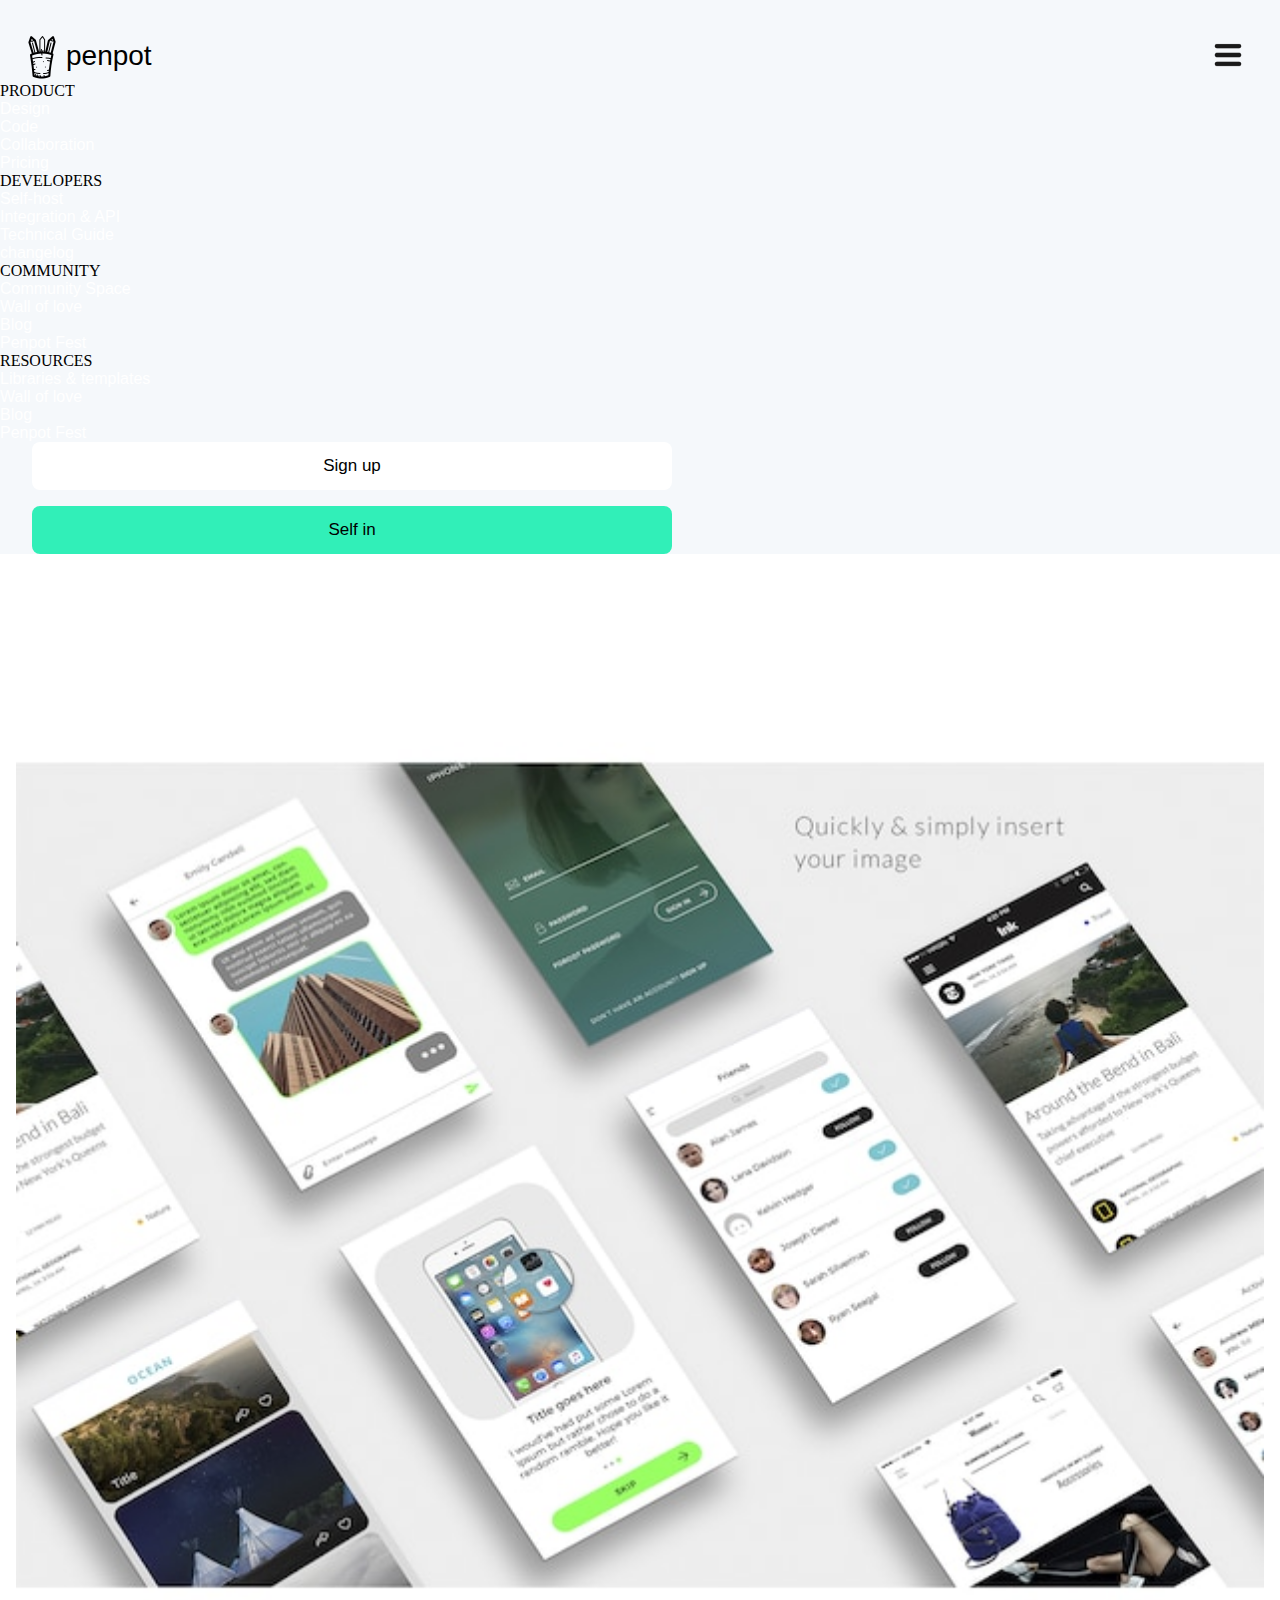
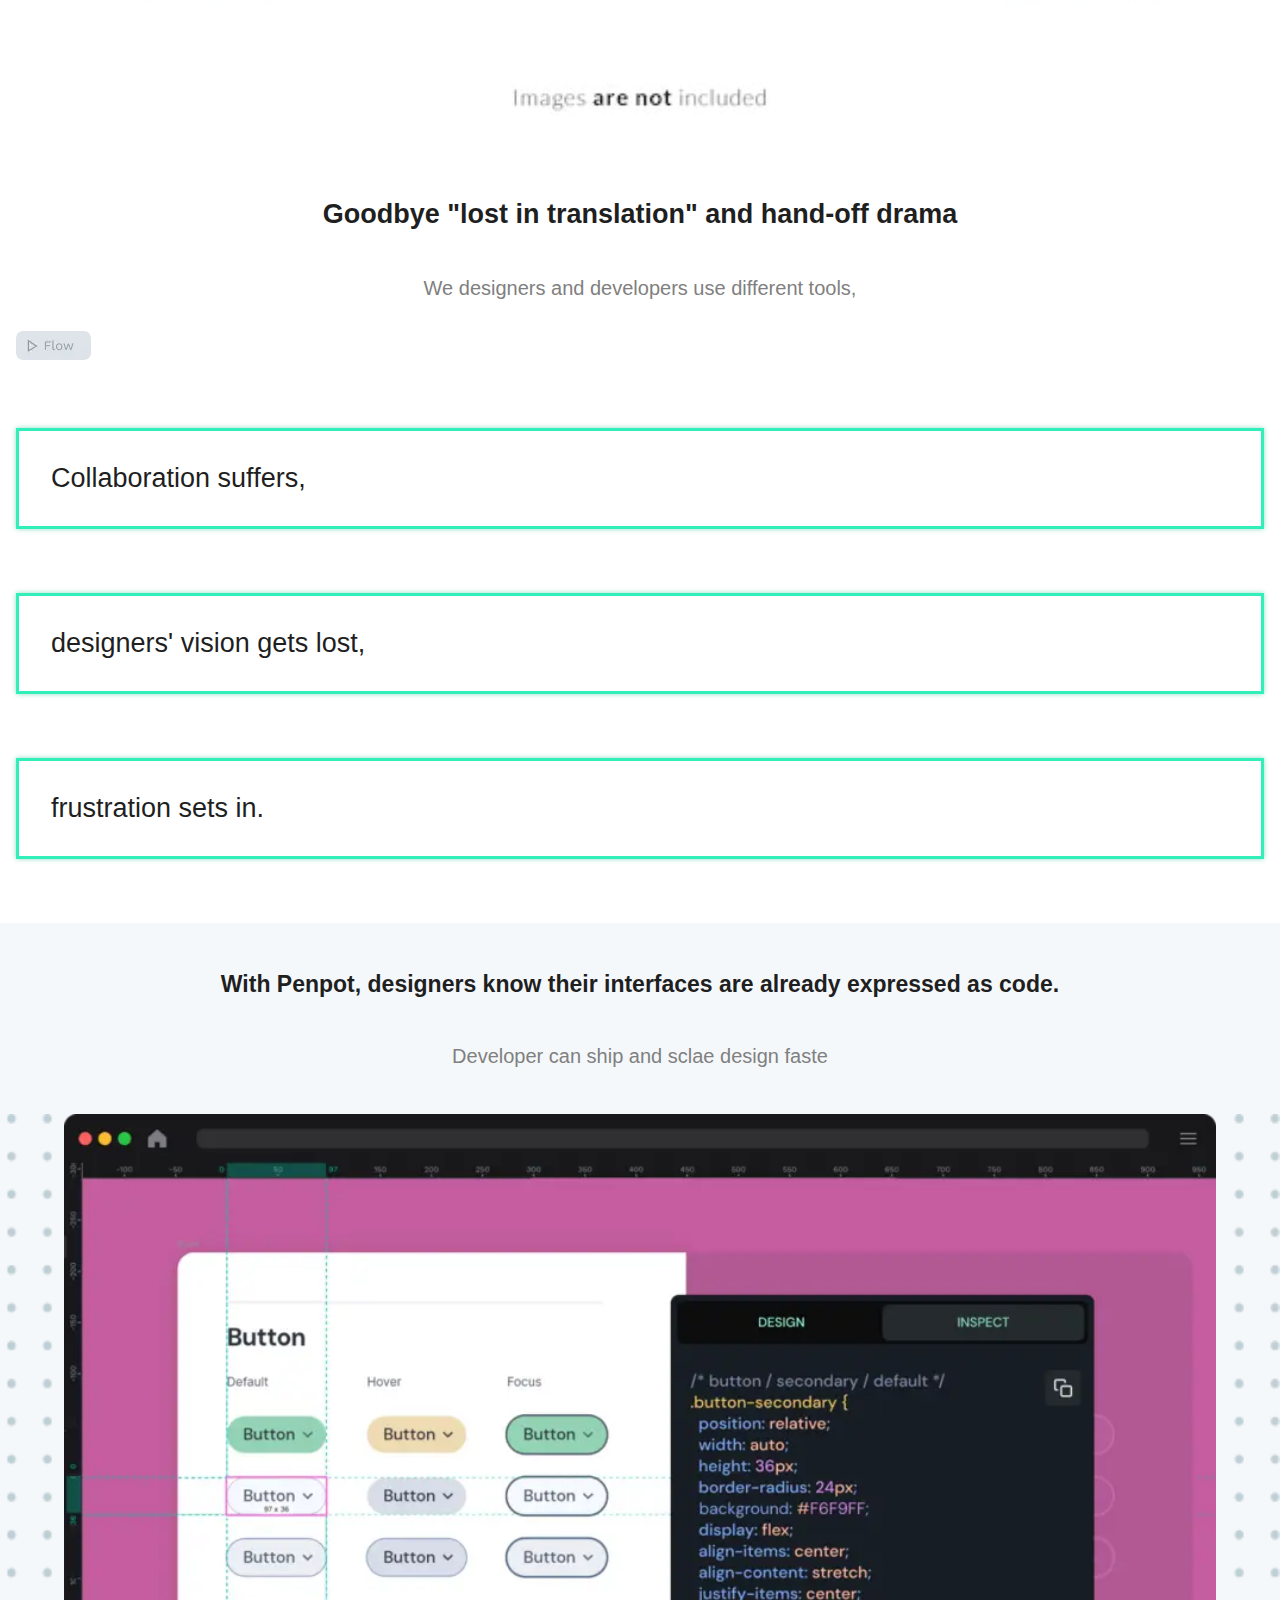
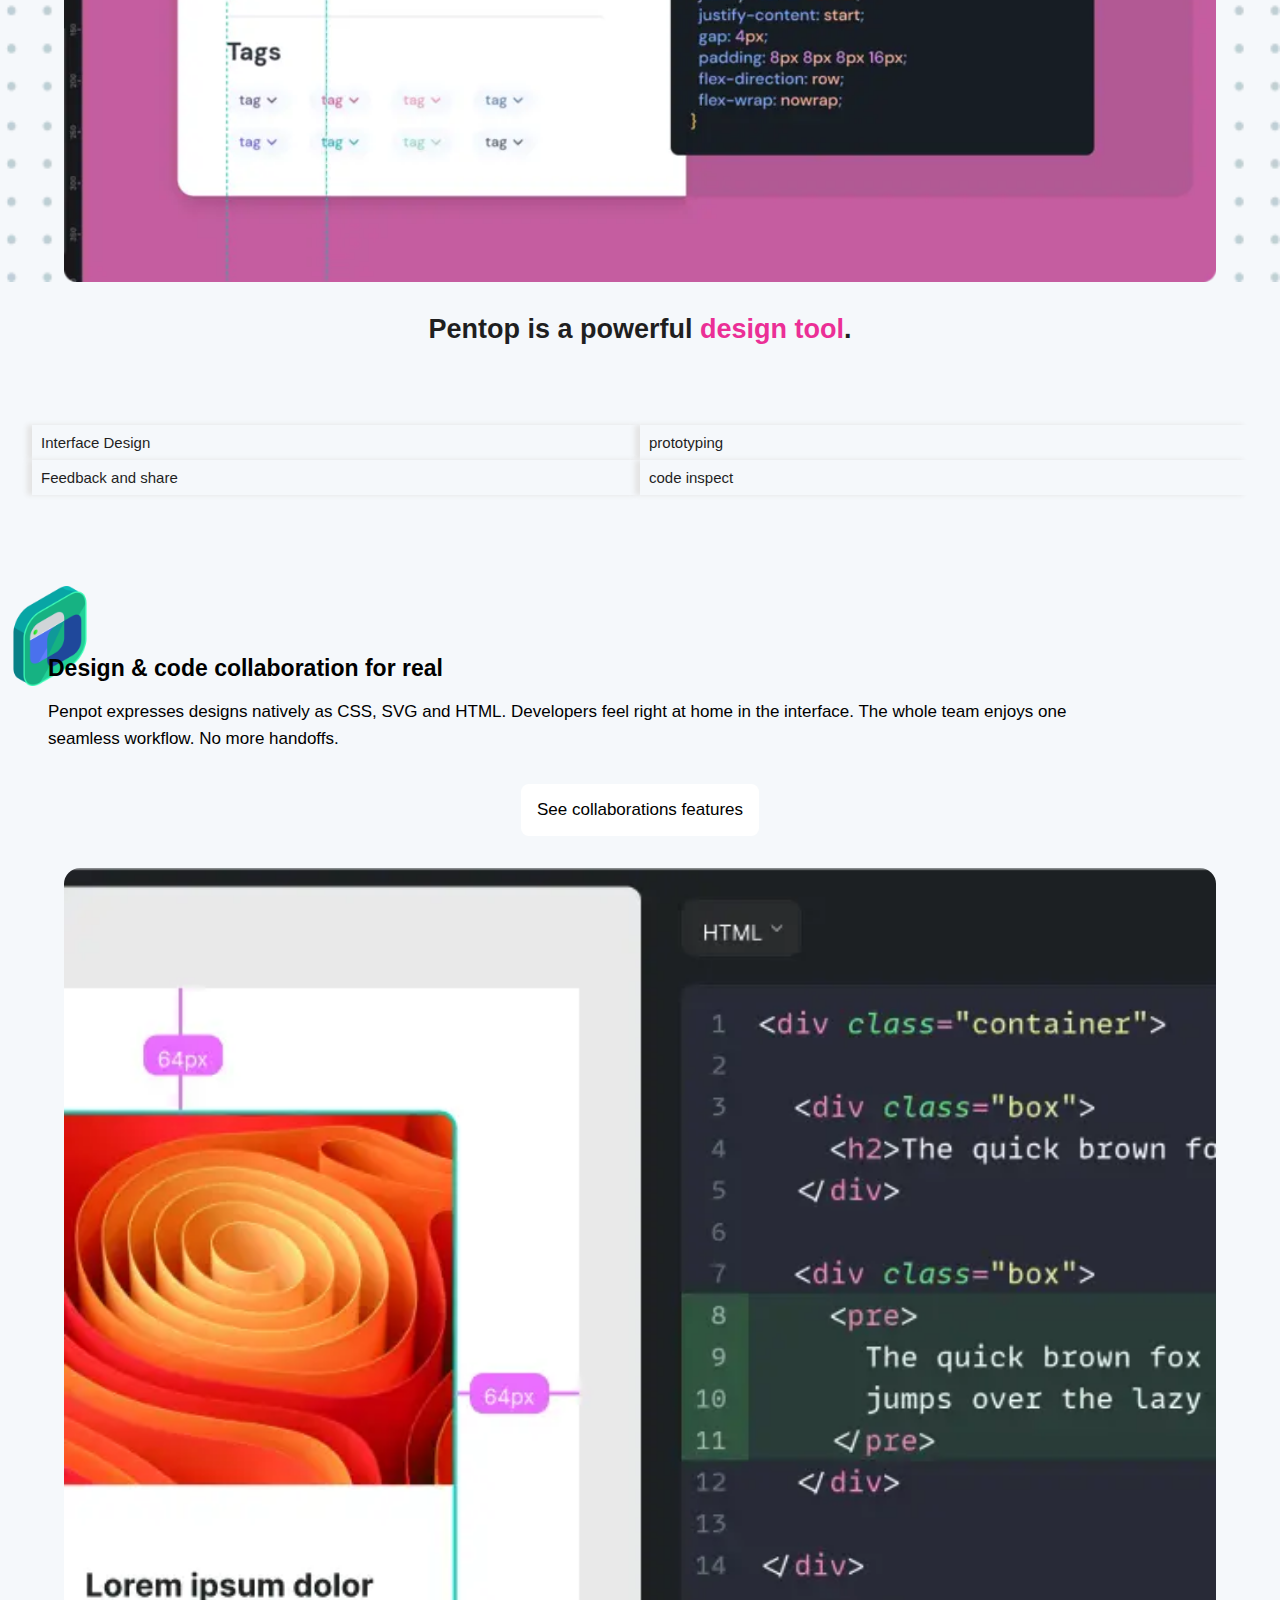
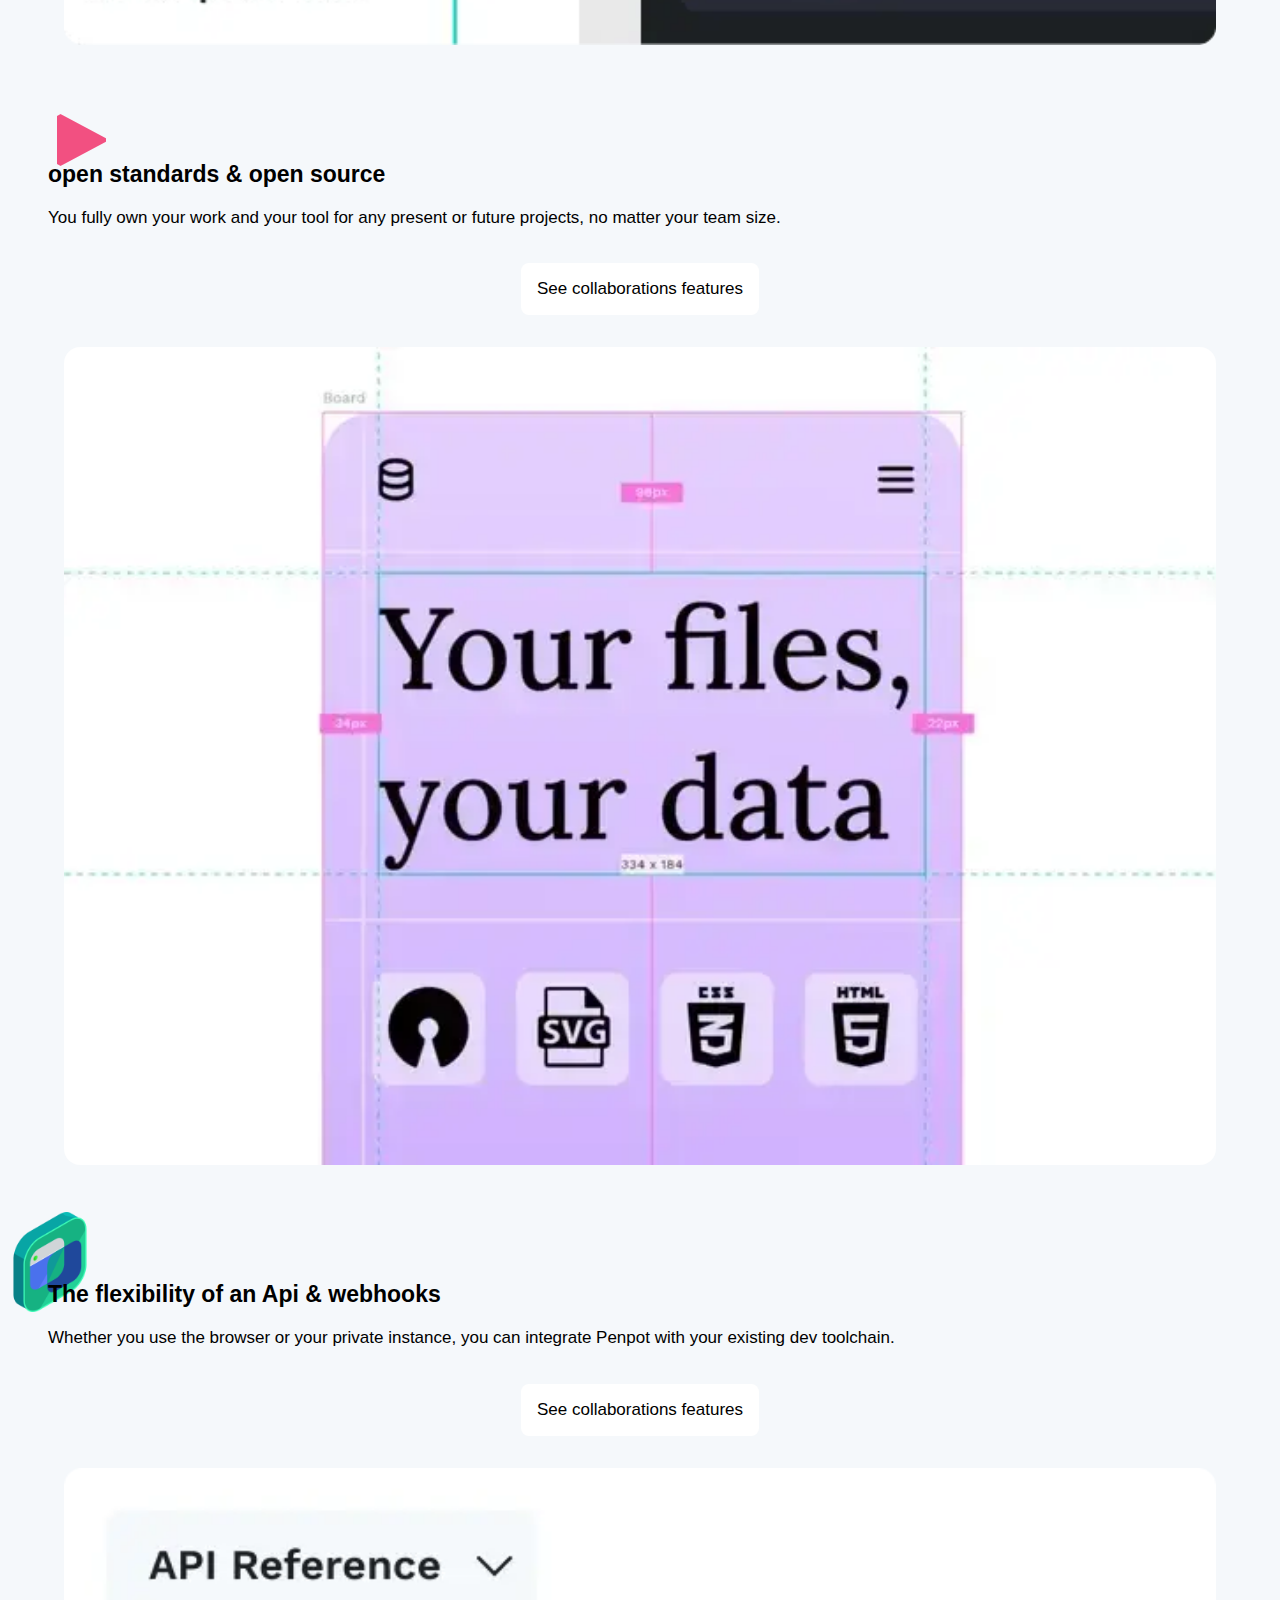
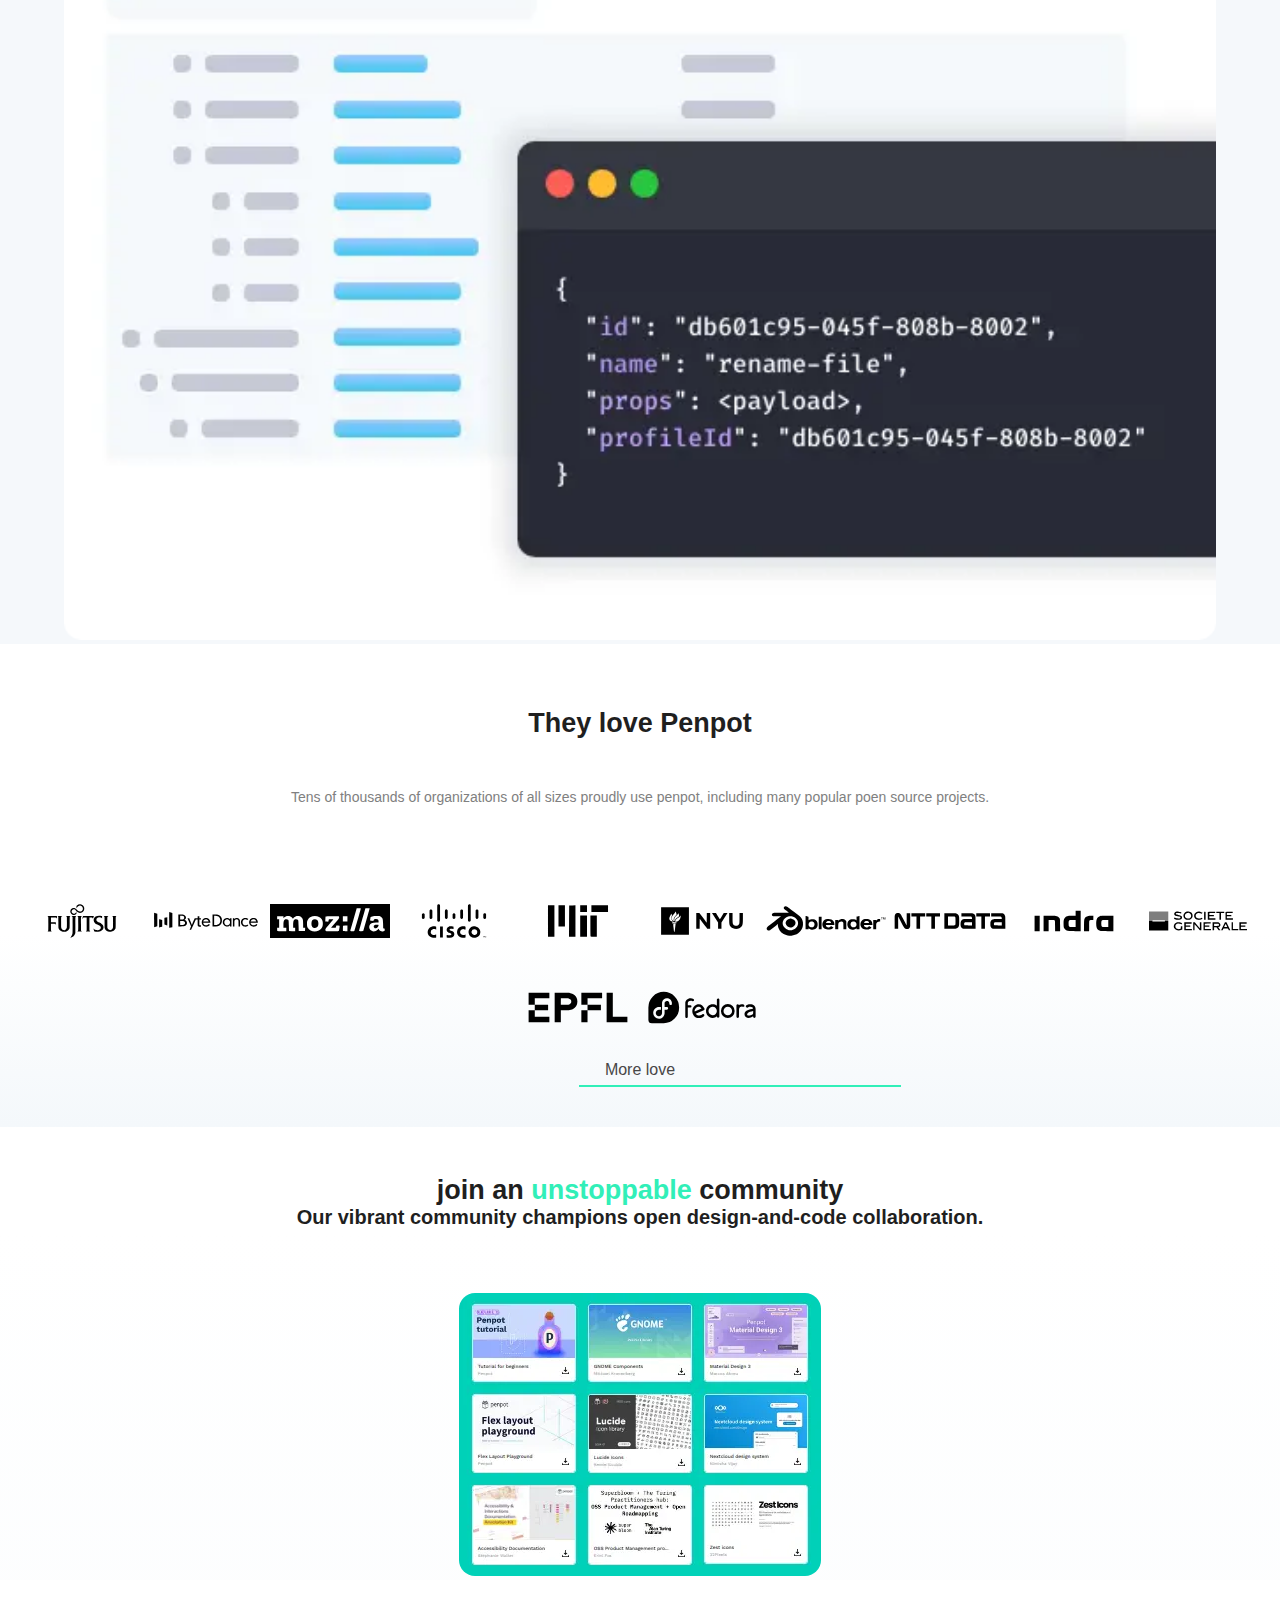
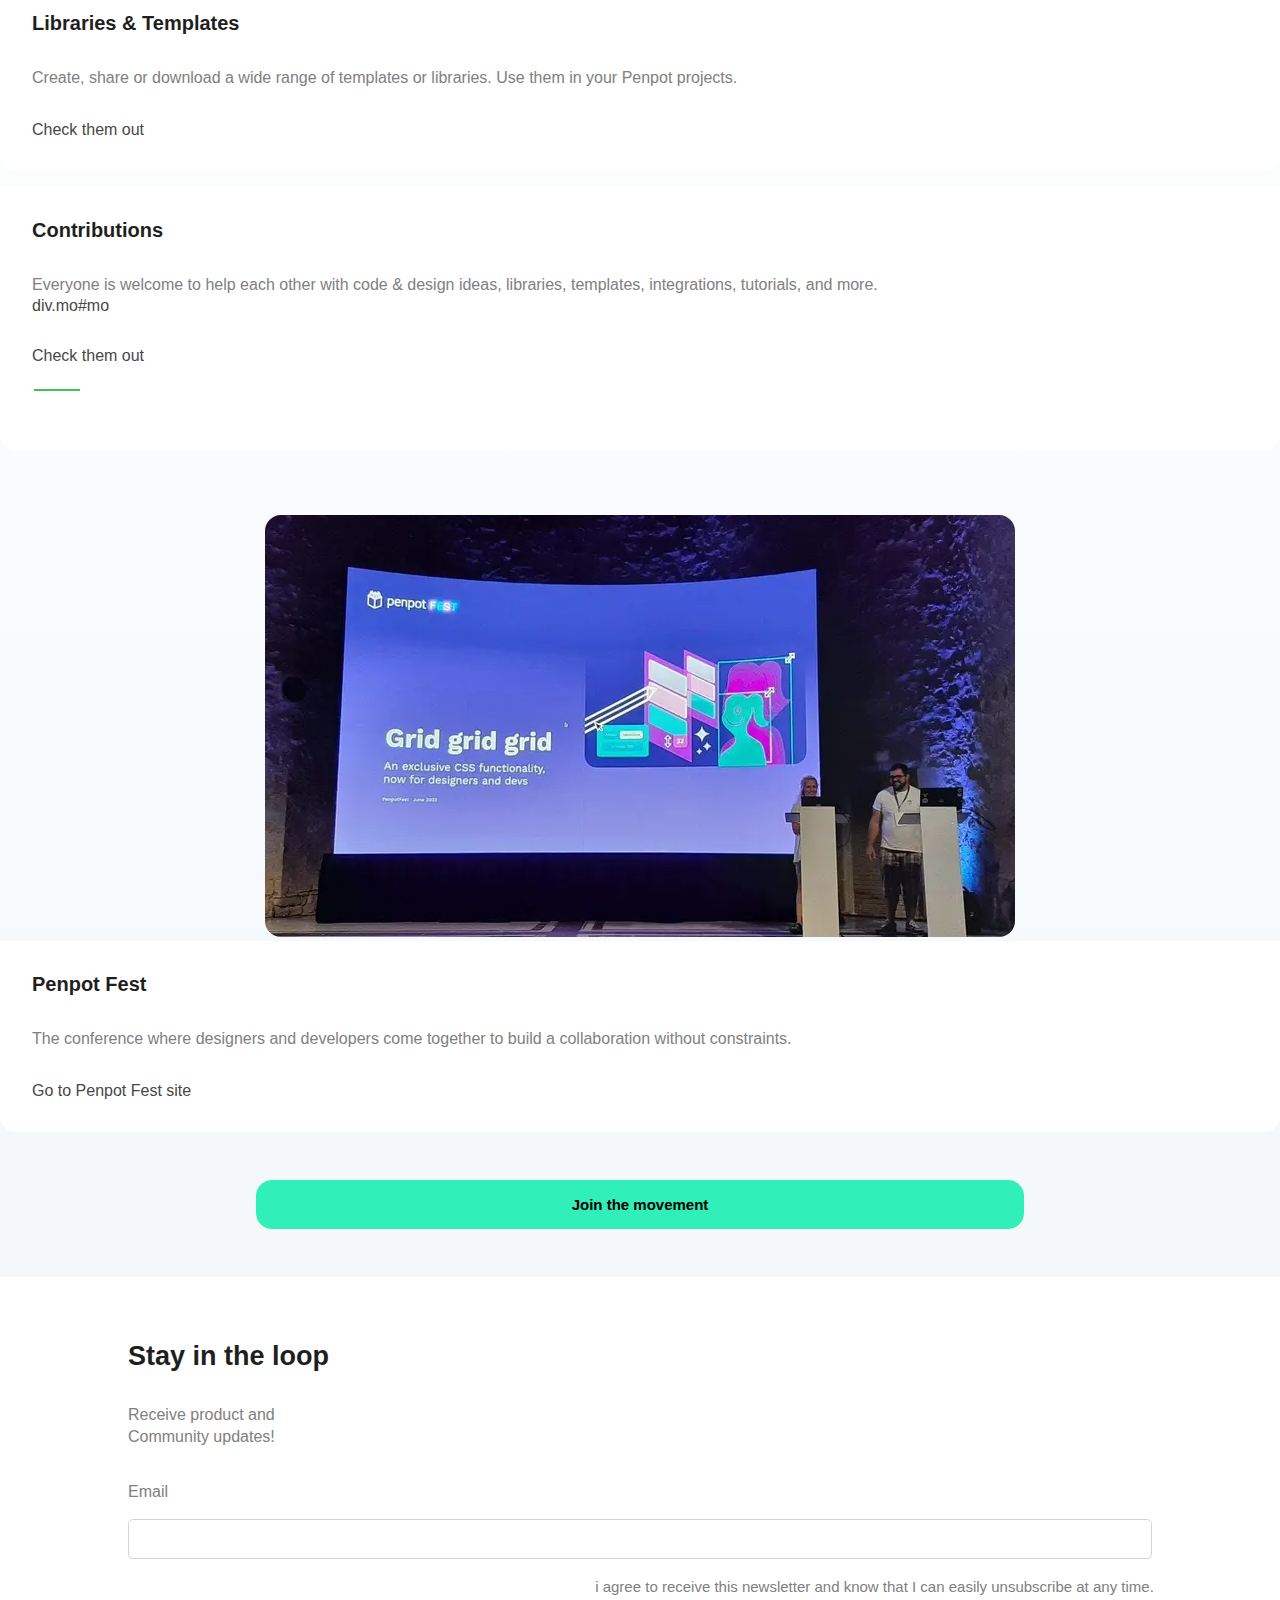
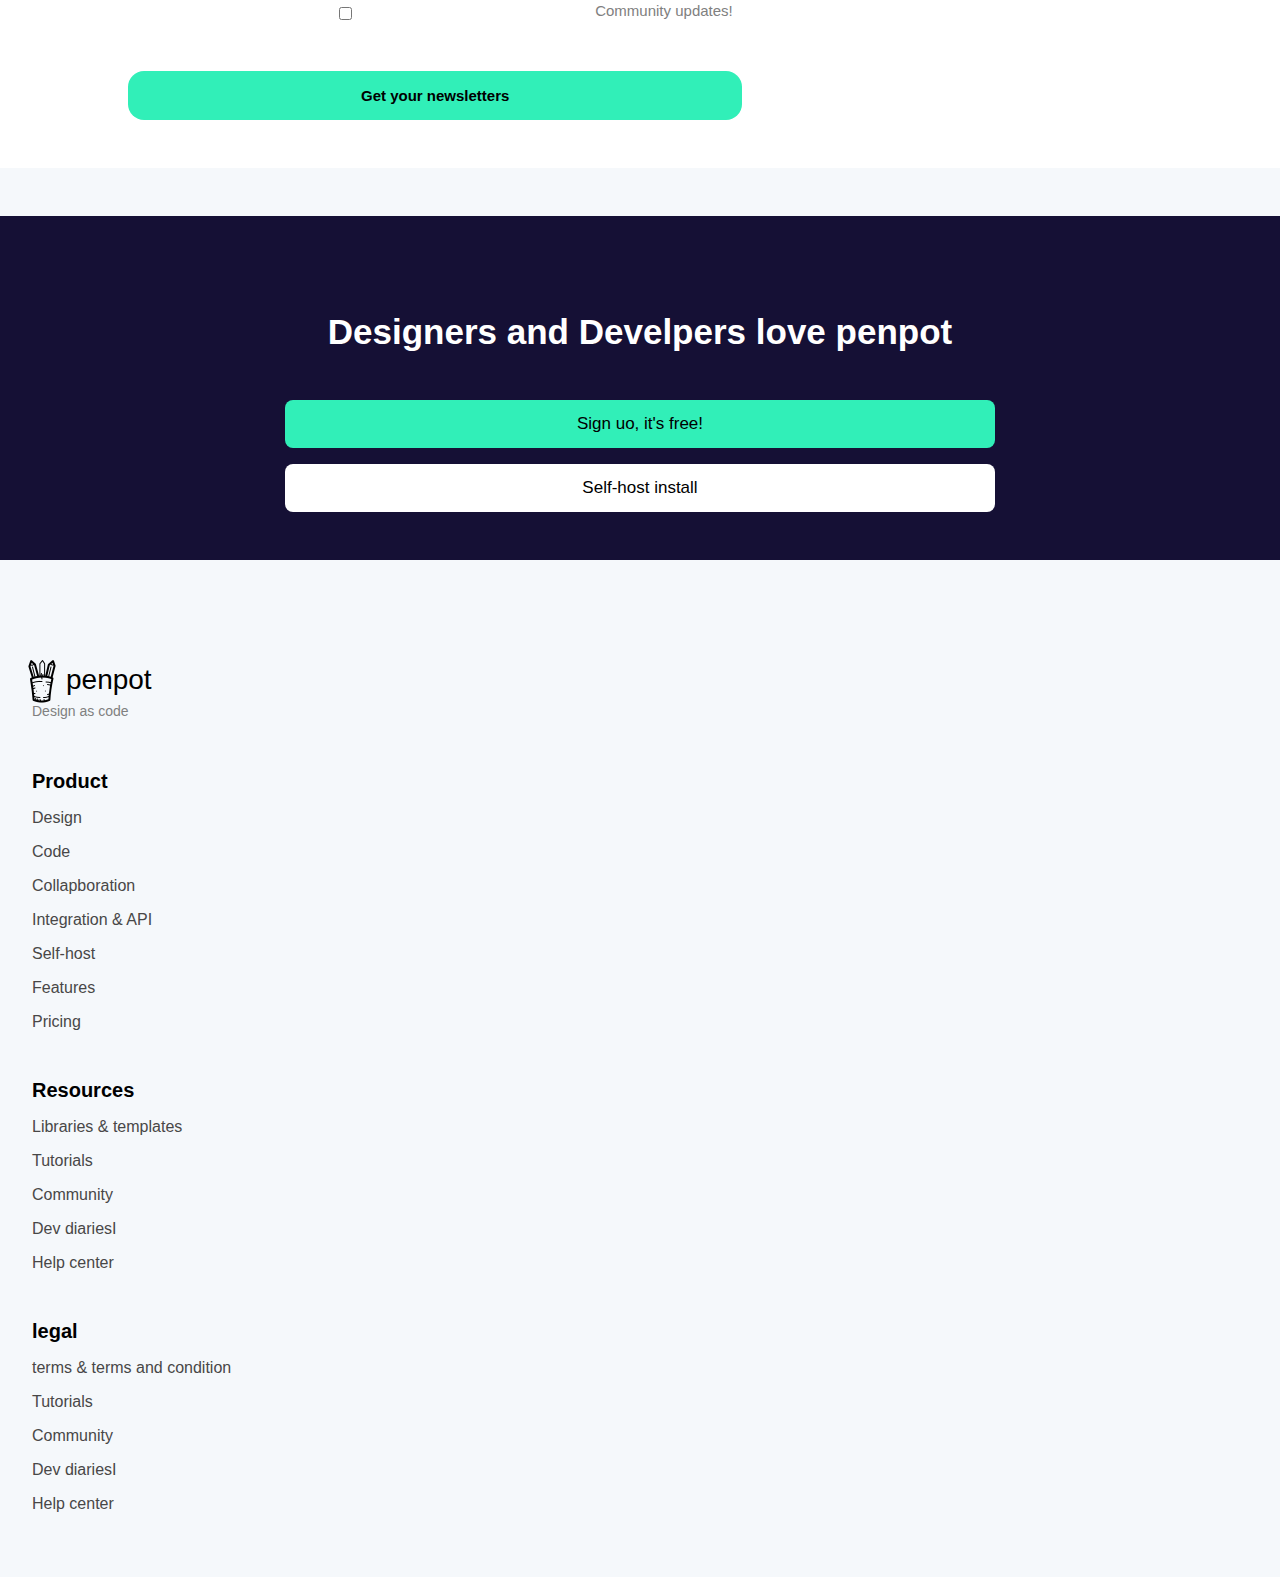
<file: index.html>
<!DOCTYPE html>
<html lang="en">
<head>
    <meta charset="UTF-8">
    <meta name="viewport" content="width=device-width, initial-scale=1.0">
    <link rel="stylesheet" href="css/style.css">
    <title>penpot</title>
</head>
<header>
<nav>
    <label>
       <input type="checkbox"  id="check">
       <label for="check" class="checkbtn">
          <img src="img/icons8-menu-bar-64 (1).png" alt="" width="40" class="men" >
       </label>
    
       <div class="logo">
        <img src="img/icons8-pencil-cup-50.png" alt="" ><div class="i">penpot</div>
       </div>
       <ul class="menu-items">
        <div class="span">PRODUCT</div>
      <li><a href="Design.html">Design</a></li>
      <li><a href="Personal Workouts.html">Code</a></li>
      <li><a href="">Collaboration</a></li>
      <li><a href="">Pricing</a></li>
    
        <div class="span">DEVELOPERS</div>
      <li><a href="classes.html">Self-host</a></li>
      <li><a href="Personal Workouts.html">Integration & API</a></li>
      <li><a href="">Technical Guide</a></li>
      <li><a href="">changelog</a></li>
    
        <div class="span">COMMUNITY</div>
      <li><a href="classes.html">Community Space</a></li>
      <li><a href="Personal Workouts.html">Wall of love</a></li>
      <li><a href="">Blog</a></li>
      <li><a href="">Penpot Fest</a></li>
        <div class="span">RESOURCES</div>
      <li><a href="classes.html">Libraries & templates</a></li>
      <li><a href="Personal Workouts.html">Wall of love</a></li>
      <li><a href="">Blog</a></li>
      <li><a href="">Penpot Fest</a></li>
      <div id="btn-signup">
        <button id="whites">Sign up</button>
        <button id="green">Self in</button>
    </div>
    
   </ul> 
   </nav> 
</header>
<body>
    <section class="main">
        <div class="header">
            <div class="heading">
                <h1>Design and code beautiful products <span>Together</span>.</h1>
            </div>
            <p>Penpot is the web-based open source design tool that bridges the gap between developers and designers</p>
        </div>
        <div class="btn-signup">
            <button class="green">Sign uo, it's free!</button>
            <button class="white">Self-host install</button>
        </div>
        <div class="git-link">
            <div class="git-hub">
                    Penpot 2.1 release - <a href="Personal Workouts.html" class="a">See what's new</a>
            </div>
          
        </div>
        <div class="git">
           <a href=""> <button class="github-btn"><img src="img/icons8-github-48.png" alt="" width="10" class="gb">Star</button></a>
           <a href=""><button class="github-num">29,478</button></a> 
        </div>
        
    </section>

    <section class="flow-design">
        <div class="color">
        <div class="web">
            <img src="img/smartphone-screes-mock-up_1307-340.jpg" alt="" class="ui-mockup">
       

        <div class="text">
            <h1>Goodbye "lost in translation" and hand-off drama</h1>
        </div>
        <p class="p1">We designers and developers use different tools,</p>
        <div class="flowchart-container">
        <div class="flow-section">
            <div class="flow">
                <img src="img/img (1).webp" alt="">
            </div>
        </div>
        <div class="flowchart-box">
            <div class="flow-content">
              <h2>Collaboration
                suffers, </h2>
            </div>
        </div>
        </div>
        <div class="flowchart-box">
            <div class="flow-content">
              <h2>
                designers' vision 
                gets lost,
            </h2>
            </div>
        </div>
        <div class="flowchart-box">
            <div class="flow-content">
             <h2>frustration sets in.</h2>  
            </div>
        </div>
    </div>
</div>
    </section>
    <div class="designs">
        <div class="design-header">
            <h3 class="bl">With Penpot, designers know their interfaces are already expressed as code.</h3>
        </div>
        <p class="p1">Developer can ship and sclae design faste</p>
        </div>
        <div class="im">
            <img src="img/img (2).webp" alt="" class="img">
        </div>
        <div class="m">
        <h1>Pentop is a powerful  <span class="pink"> design tool</span>.</h1>
    </div>
    <div class="more-designs">
        <div class="design">
         
                <!-- <section class="accordion">
                    <li class="li">
                        <input type="radio" name="accordion" id="first" checked >
                        <label for="first" class="label">How to download</label>
                        <div class="content">
                           
                        </div>
                    <li>
                        <input type="radio" name="accordion" id="second">
                        <label for="second" class="label">prototyping</label>
                        <div class="content">
                           
                        </div>
                    </li>
                    <li>
                        <input type="radio" name="accordion" id="third" checked>
                        <label for="third" class="label">Feedback & share</label>
                        <div class="content">
                           
                        </div>
                    </li>
                    <li>
                        <input type="radio" name="accordion" id="third" checked>
                        <label for="third" class="label">code insoect</label>
                        <div class="content">
                           
                        </div>
                    </li>
                       
                </section>
        </div>
    </div> -->
    <div class="accordion">
        <div class="accordion-item" onclick="showImage('img/img (6).webp')">
            <h2 class="accord-btn">Interface Design <img src="img/icons8-expand-arrow-25.png" alt="" class="drop" width="15"></h2>
        </div>
        <div class="accordion-item" onclick="showImage('img/img (5).webp')">
            <h2 class="accord-btn">prototyping <img src="img/icons8-expand-arrow-25.png" alt="" class="drop" width="15"></h2>
        </div>
        <div class="accordion-item" onclick="showImage('img/img (4).webp')">
            <h2 class="accord-btn">Feedback and share <img src="img/icons8-expand-arrow-25.png" alt="" class="drop" width="15"></h2>
          
        </div>
        <div class="accordion-item" onclick="showImage('img/img (7).webp')">
            <h2 class="accord-btn">code inspect <img src="img/icons8-expand-arrow-25.png" alt="" class="drop" width="15"></h2>
          
        </div>
        
    </div>

    <div class="image-display">
        <img id="displayedImage" src="img/smartphone-screes-mock-up_1307-340.jpg" alt="Selected Image">
        <img id="displayedImage" src="img/img (2).webp" alt="Selected Image">
        <img id="displayedImage" src="img/img (2).webp" alt="Selected Image">
        <img id="displayedImage" src="img/img (2).webp" alt="Selected Image">
    </div>

        <div class="design-code">
            <div class="head-section">
              <h4>Design & code collaboration for real</h4>
            </div>
            <img src="img/browsers_534624.png" alt="" class="image" width="100">
        </div>
        <div class="design-paragraph">
            Penpot expresses designs natively as CSS, SVG and HTML. Developers feel right at home in the interface. The whole team enjoys one seamless workflow. 
No more handoffs.
        </div>
        <div class="cta-collab">
        <button class="collaborations-cta">See collaborations features</button>
        <img src="img/img (8).webp" alt="" class="design-img1">
    </div>
            <div class="head-section">
              <h4>open standards & open source</h4>
            </div>
            <img src="img/icons8-play-64.png" alt="" class="image1" width="">
        </div>
        <div class="design-paragraph">
            You fully own your work and your tool for any present or future projects, no matter your team size. 
        </div>
        <div class="cta-collab">
        <button class="collaborations-cta">See collaborations features</button>
        <img src="img/img (9).webp" alt="" class="design-img1">
    </div>

    <div class="head-section">
        <h4>The flexibility of an Api & webhooks</h4>
      </div>
      <img src="img/browsers_534624.png" alt="" class="image" width="100">
  </div>
  <div class="design-paragraph">
    Whether you use the browser or your private instance, you can integrate Penpot with your existing dev toolchain.
  </div>
  <div class="cta-collab">
  <button class="collaborations-cta">See collaborations features</button>
  <img src="img/img (10).webp" alt="" class="design-img1">
</div>
    </section>
    <section class="sponsorship-brand">
        <div class="sponsorship-head">
            <h1>They love Penpot </h1>
        </div>
        <div class="">
          <p class="p2"> Tens of thousands of organizations 
           of all sizes proudly use penpot, including many popular poen source projects.
          </div></p>
          <div class="brand-logos">
            <div class="brands">
                <img src="img/152dd9685db8849bcb6672c8e0cf5111.svg" alt=""  class="logos">
                <img src="img/9c3a6ae257ece9ffbf48dcd6be8a7109.svg" alt="" class="logos">
                <img src="img/9832f4560f0ac9b31c4f261e09a9755f.svg" alt="" class="logos">
                <img src="img/b228262e367c3ad39565b37034d76d79.svg" alt=""  class="logos">
                <img src="img/f73e47f8dd9f5c9dd9d80cf9b3b1441d.svg" alt="" class="logos">
                <img src="img/3ac6718628f96e2bb7b256ff03802279.svg" alt="" class="logos">
                <img src="img/056e39bb1860767675d773c4a1d6d3fb.svg" alt="" class="logos">
                <img src="img/4c5938c4280bda0c6bd448996b0f0b1b.svg" alt=""  class="logos">
                <img src="img/00d71a4ebb60db91ebfb2c4984d79fae.svg" alt="" class="logos">
                <img src="img/075561544da0dc6aef24f3ef90b66d8b.svg" alt="" class="logos">
                <img src="img/39ad664e279fc775c8878d3748e3b945.svg" alt=""  class="logos">
                <img src="img/b3e15af070209f4347da4fd8074735d5.svg" alt=""  class="logos">
            </div>
          </div>
          <div class="more">
           <a href=""><div class="mo">More love</div></a> 
          </div>
    </section>

    <section class="community">
        <div class="community-movement">
            <div class="join-community">
                <h1 calss="div">join an <span>unstoppable</span> community </h1>
            </div>
            <h2 class="h2">Our vibrant community champions open design-and-code collaboration.</h2>
        </div>
        <div class="image-community">
            <img src="img/img (11).webp" alt="" id="link-image">        
        </div>
        <div class="img-container">
            <div class="background">
                <h2 class="h2">Libraries & Templates</h2>
               <p class="p4">Create, share or download a wide range of templates or libraries. Use them in your Penpot projects.</p>
              <a href=""> <div class="mo" id="mo">Check them out</div><img src="img/icons8-arrow-48.png" alt="" class="arrow"></a>
            </div>
        </div>
       
         
        <div class="sect">
        <div class="img-container">
            <div class="background">
                <h2 class="h2">Contributions</h2>
               <p class="p4">Everyone is welcome to help each other with code & design ideas, libraries, templates, integrations, tutorials, and more.</p>
               <a href="">div.mo#mo</a>
              <a href=""> <div class="mo" id="mo">Check them out</div><img src="img/icons8-arrow-48.png" alt="" class="arrow"></a>
              <img src="img/icons8-horizontal-line-50.png" alt="" class="line">
            </div>
        </div>
    </div>
    <div class="image-community">
        <img src="img/img (12).webp" alt="" id="link-images">        
    </div>
    <div class="img-container">
        <div class="background">
            <div class="back">
            <h2 class="h2">Penpot Fest</h2>
           <p class="p4">The conference where designers and developers come together to build a collaboration without constraints. </p>
          <a href=""> <div class="mo" id="mo">Go to Penpot Fest site</div><img src="img/icons8-arrow-48.png" alt="" class="arrow"></a>
        </div>
    </div>
    </div>
    <input type="button" value="Join the movement">
    </section>
    <section class="updates">
        
        <div class="email">
            <h1>Stay in the loop</h1>
            <p class="p4">Receive product and <br>Community updates!</p>
            <div class="input-header">
                <p class="p4">Email</p>
                
                <input type="text" class="t" value="">
                <div class="check">
                    <input type="checkbox">
                    <div class="p3">i agree to receive this newsletter and know that I can easily unsubscribe at any time. <br>Community updates!</div>
                  
                   </div>
                   <input type="button" value="Get your newsletters">
            </div>
          
        </div>
    </section>
    <section class="design-dev">
        <div class="dev">
            <div class="dev-header">
                Designers and Develpers
                love penpot
            </div>
            <div class="dev-signup">
                <button class="greens">Sign uo, it's free!</button>
                <button class="whites">Self-host install</button>
            </div>
        </div>
    </section>
    <script src="index.js"></script>
</body>
<footer>
    <div class="footer-nv">
        <div class="logoss">
            <img src="img/icons8-pencil-cup-50.png" alt="" ><div class="i">penpot</div>
           
           </div>
           <p class="s">Design as code </p>
           <div class="ol-header">
           <h6>Product</h6> 
            <div class="ol">
           <ol><a href="">Design</a></ol>
           <ol><a href="">Code</a></ol>
           <ol><a href="">Collapboration</a></ol>
           <ol><a href="">Integration & API</a></ol>
           <ol><a href="">Self-host</a></ol>
           <ol><a href="">Features</a></ol>
           <ol><a href="">Pricing</a></ol>
           <ol><a href=""></a></ol>
           </div>
        </div>
           <div class="ol-header">
          <h6>Resources</h6> 
            <div class="ol">
           <ol><a href="">Libraries & templates</a></ol>
           <ol><a href="">Tutorials</a></ol>
           <ol><a href="">Community</a></ol>
           <ol><a href="">Dev diariesI</a></ol>
           <ol><a href="">Help center</a></ol>
           </div>
        </div>
           <div class="ol-header">
          <h6>legal</h6>
            <div class="ol">
           <ol><a href="">terms & terms and condition</a></ol>
           <ol><a href="">Tutorials</a></ol>
           <ol><a href="">Community</a></ol>
           <ol><a href="">Dev diariesI</a></ol>
           <ol><a href="">Help center</a></ol>
           </div>
        </div>
    </div>
</footer>
</html>
</file>
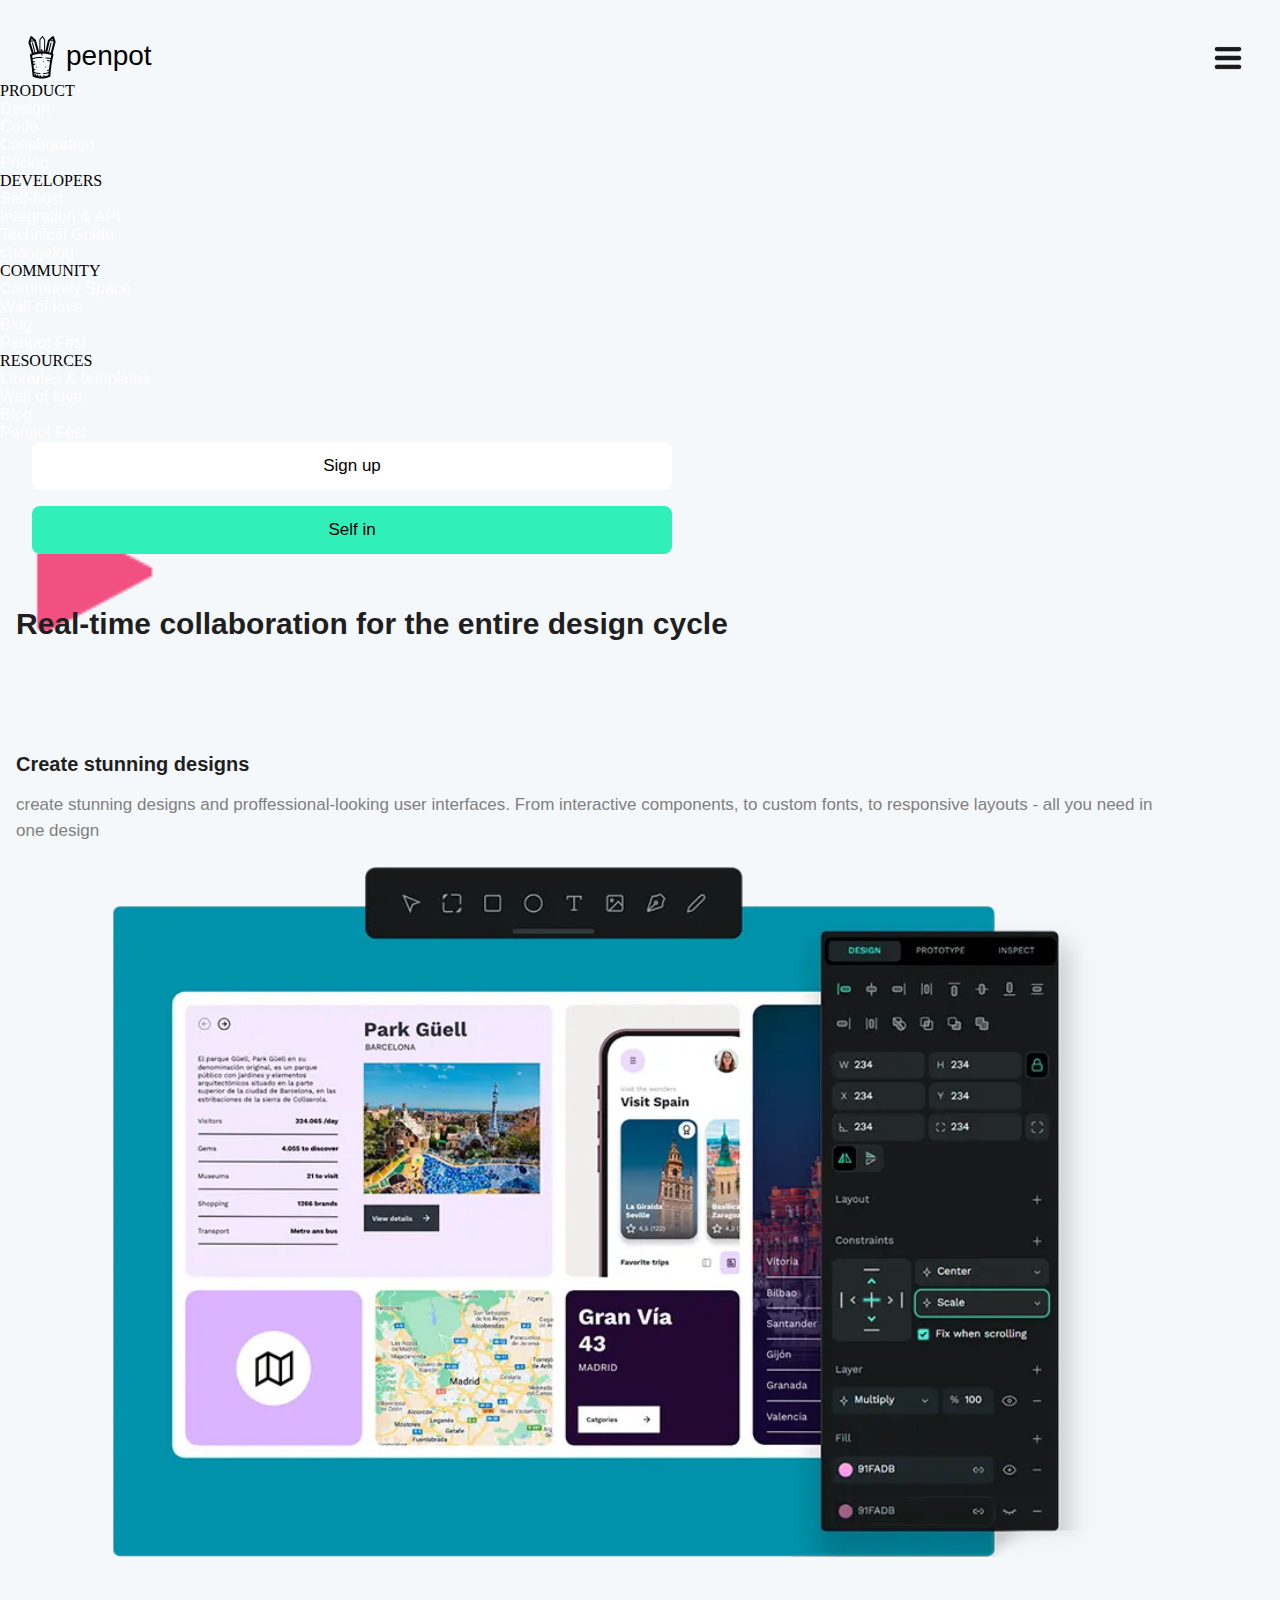
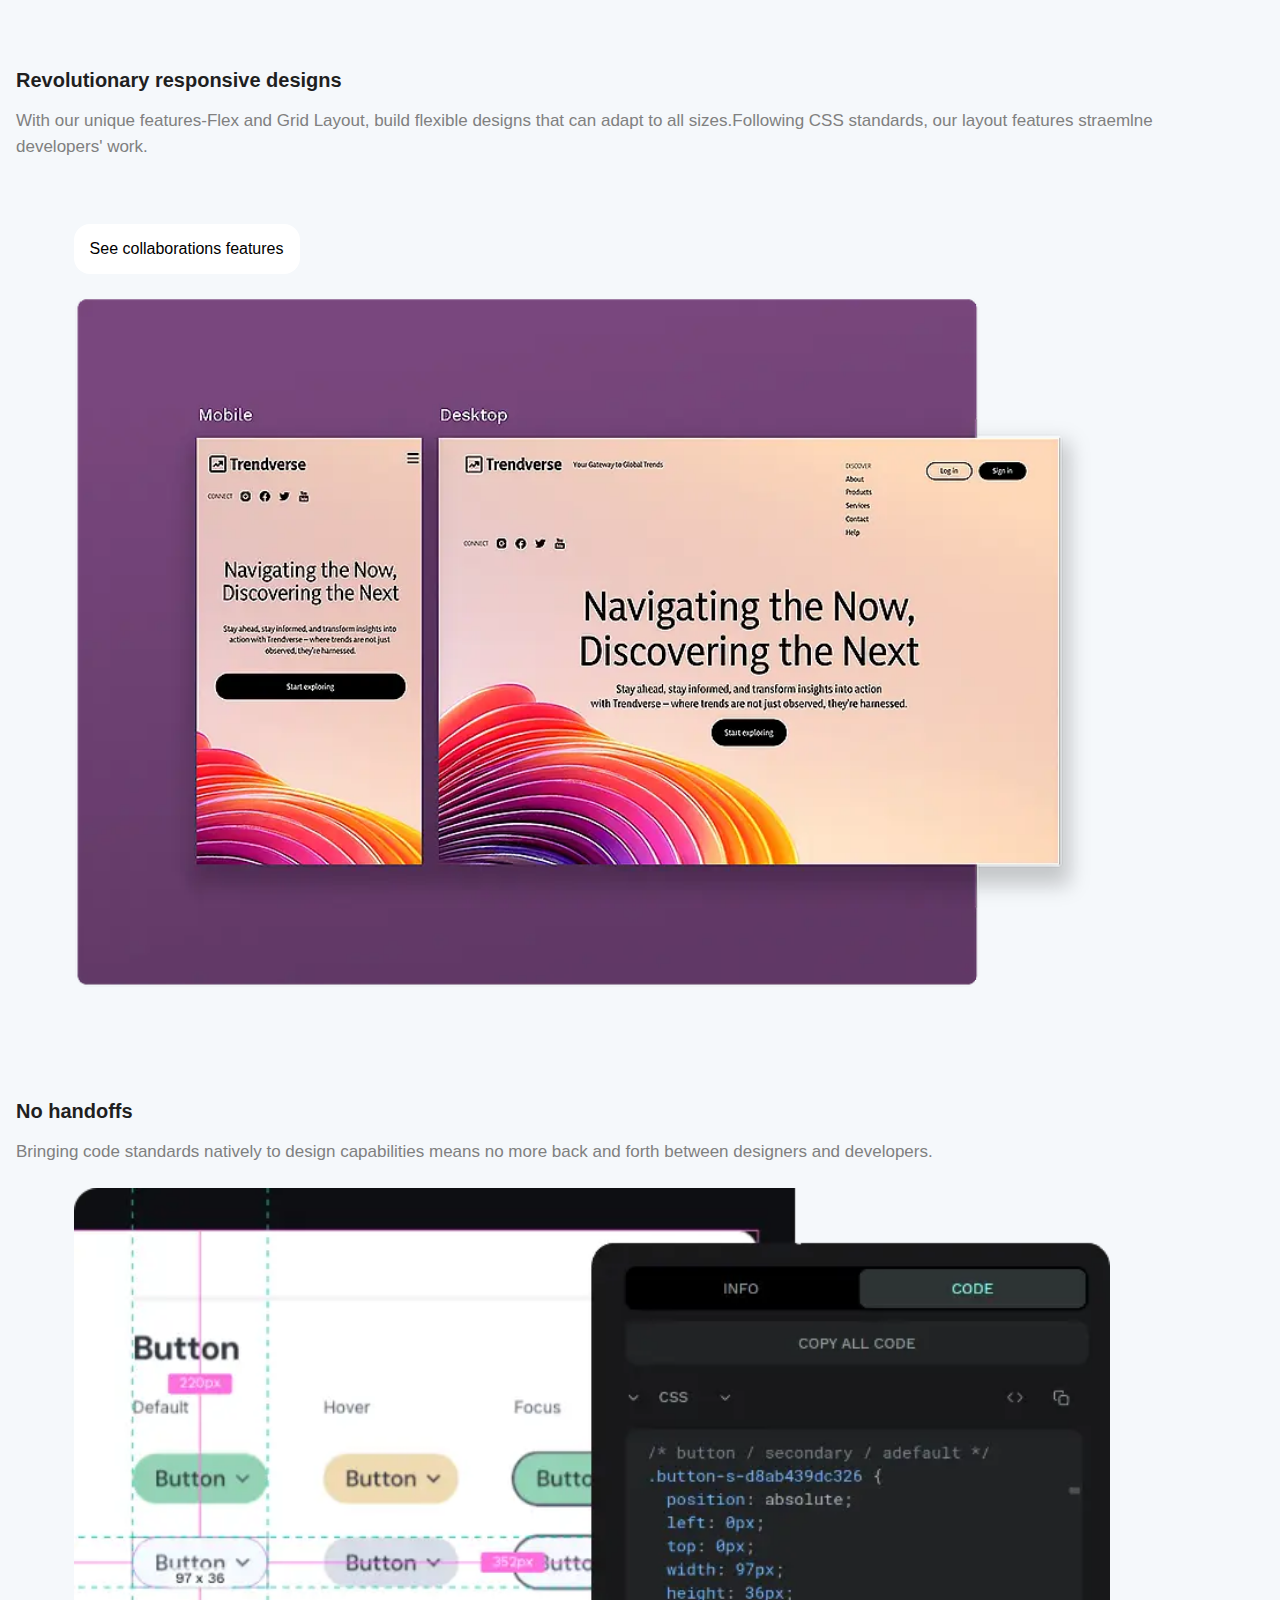
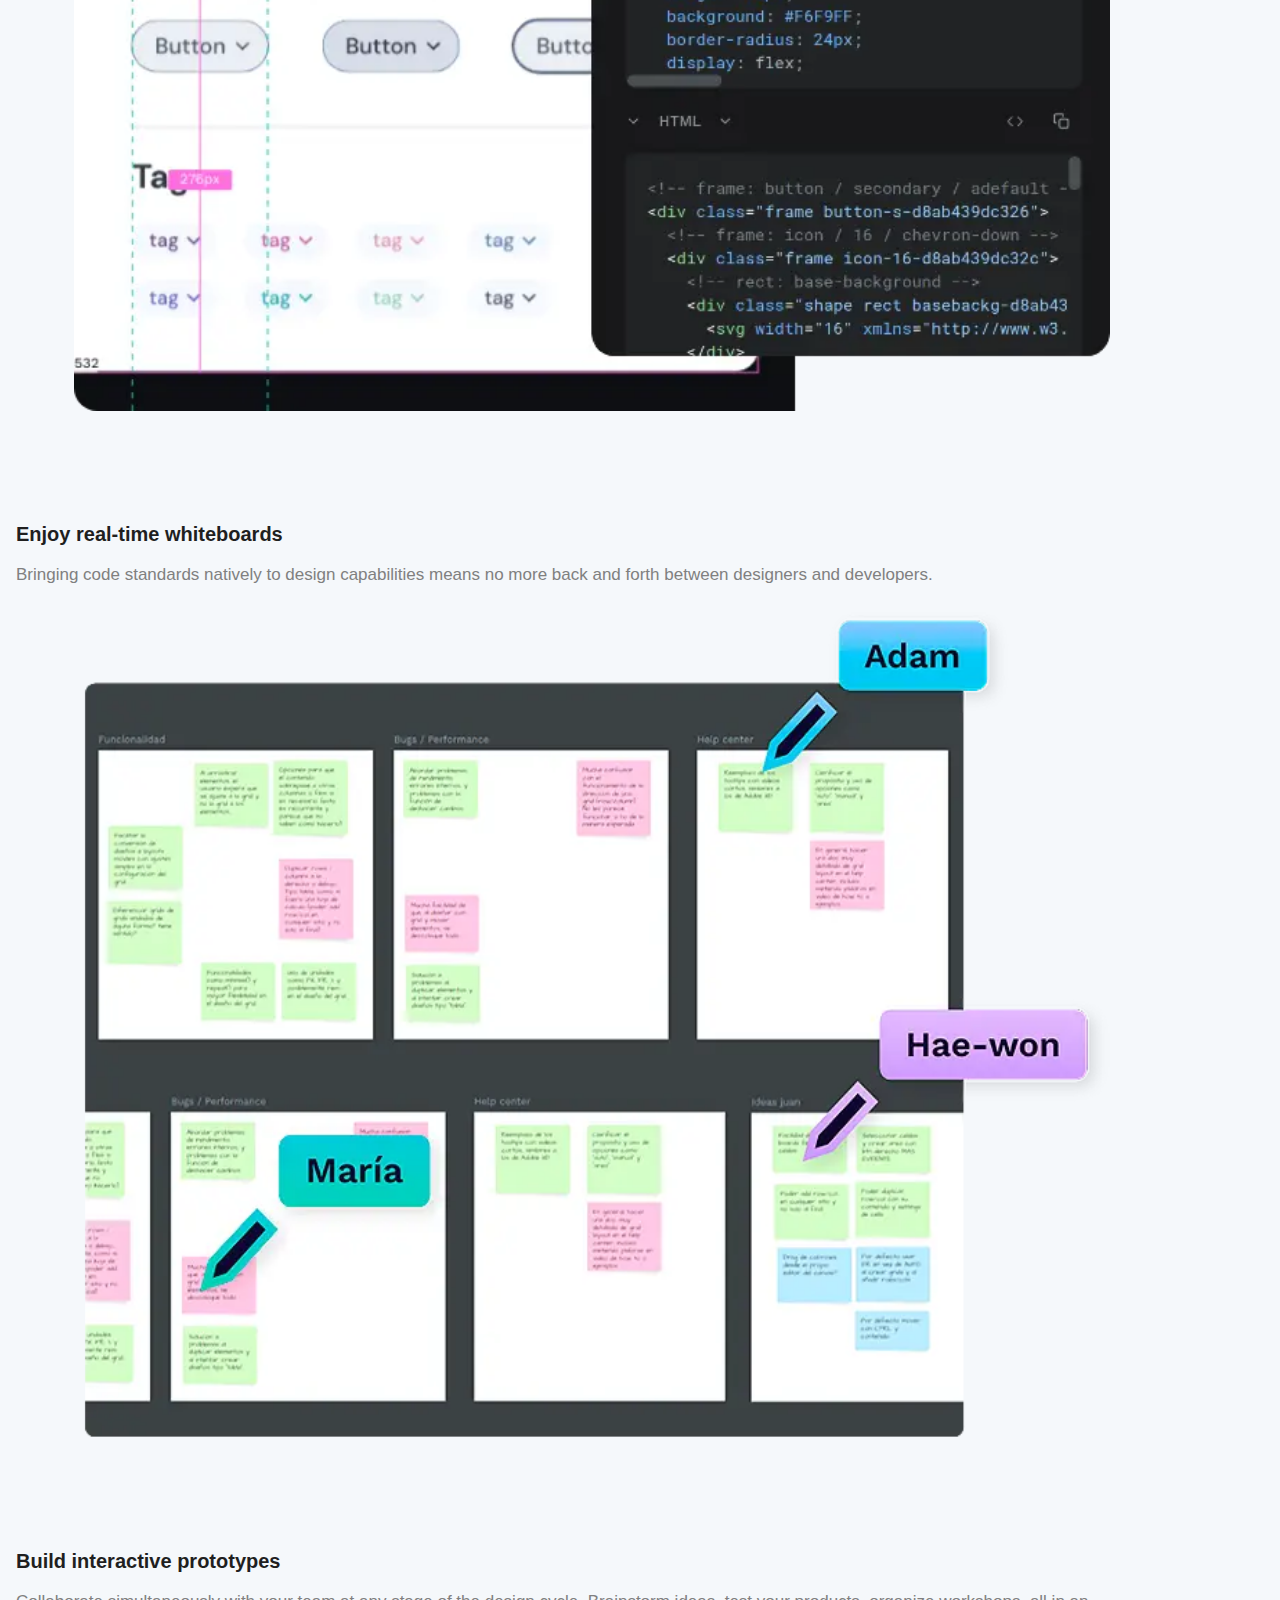
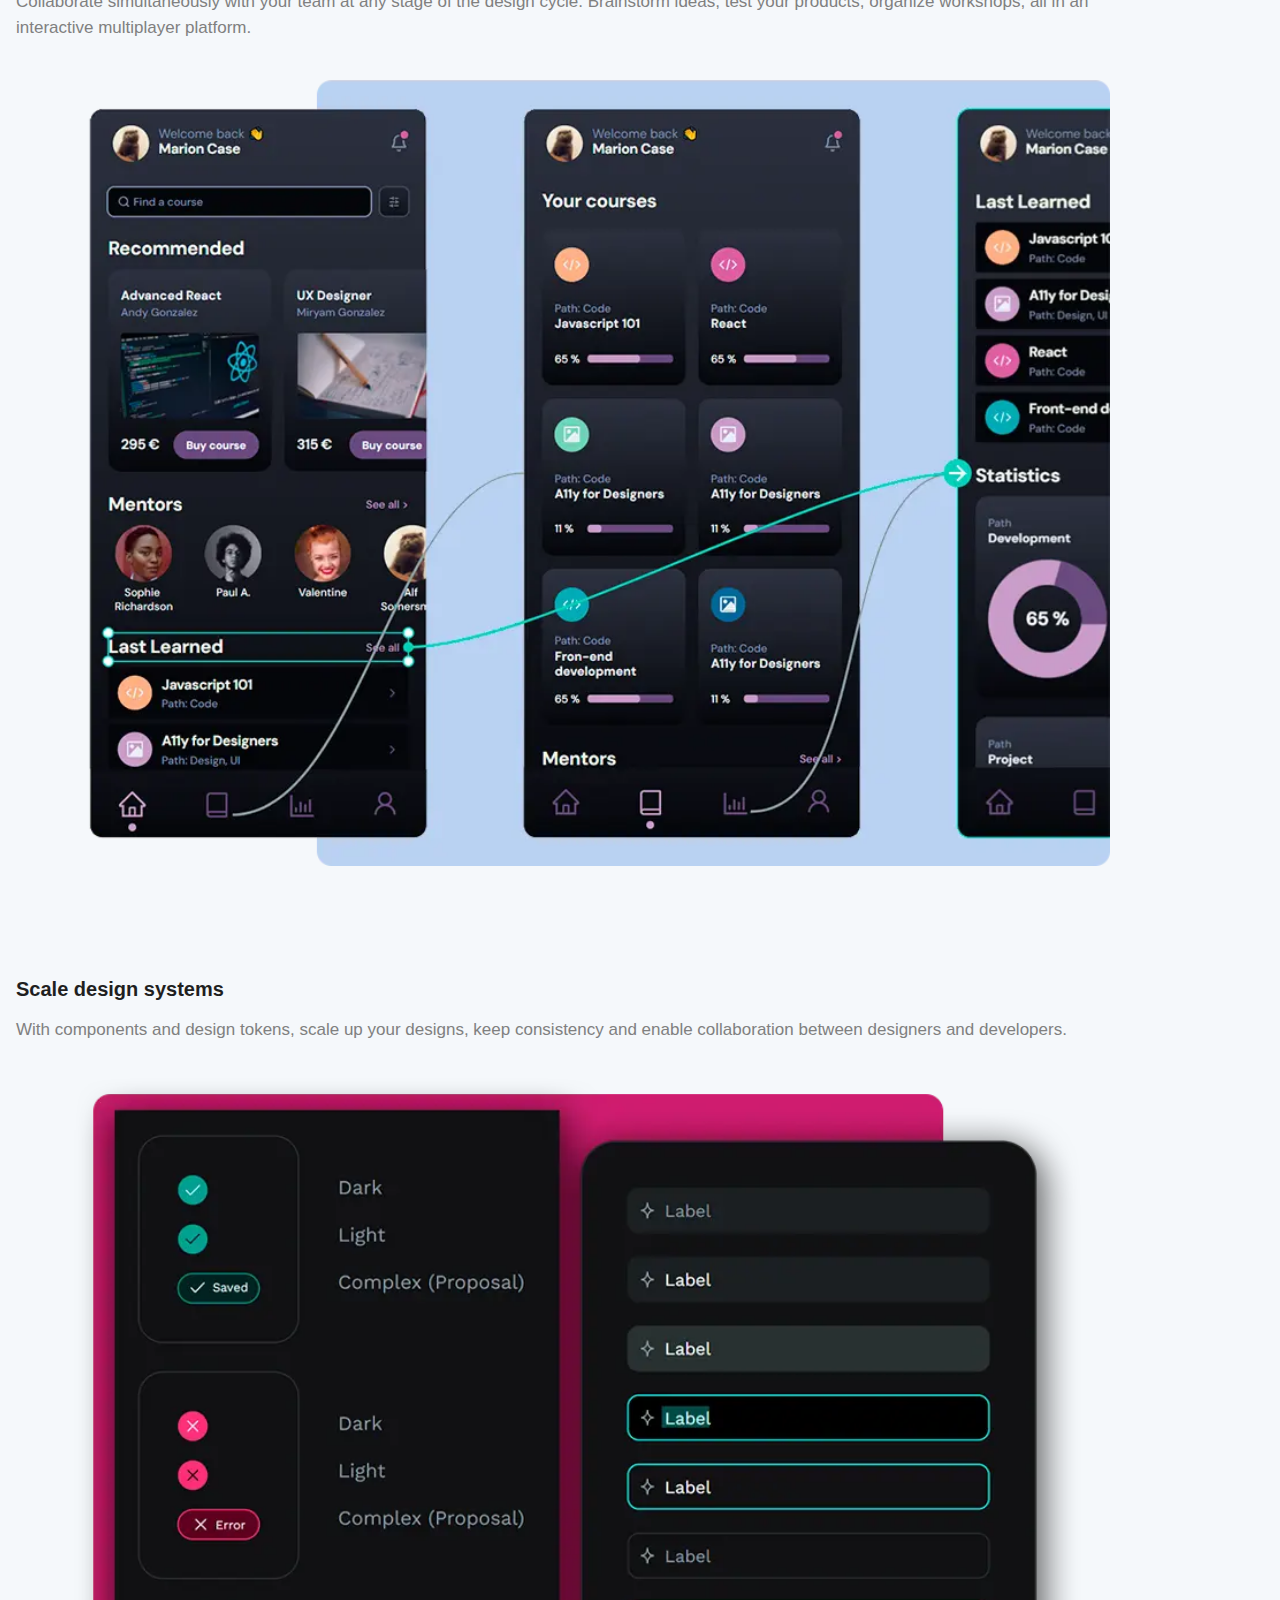
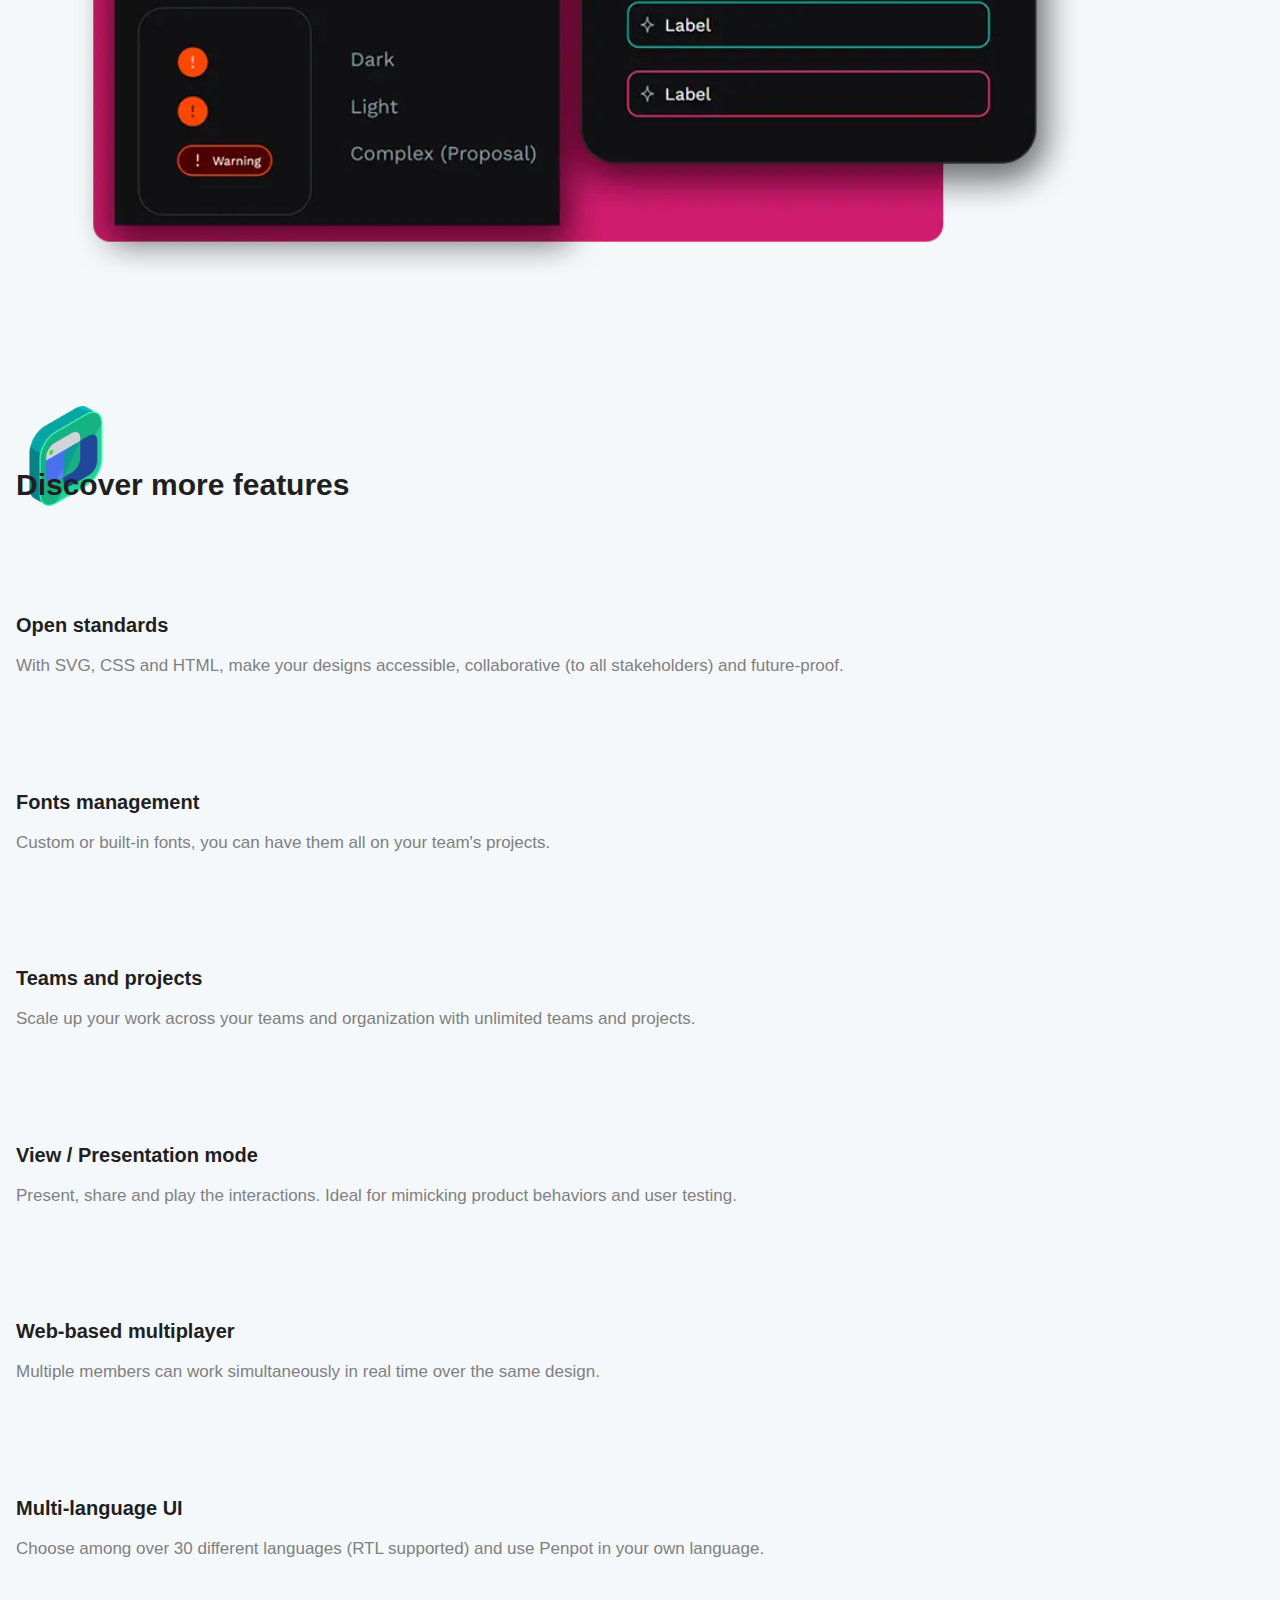
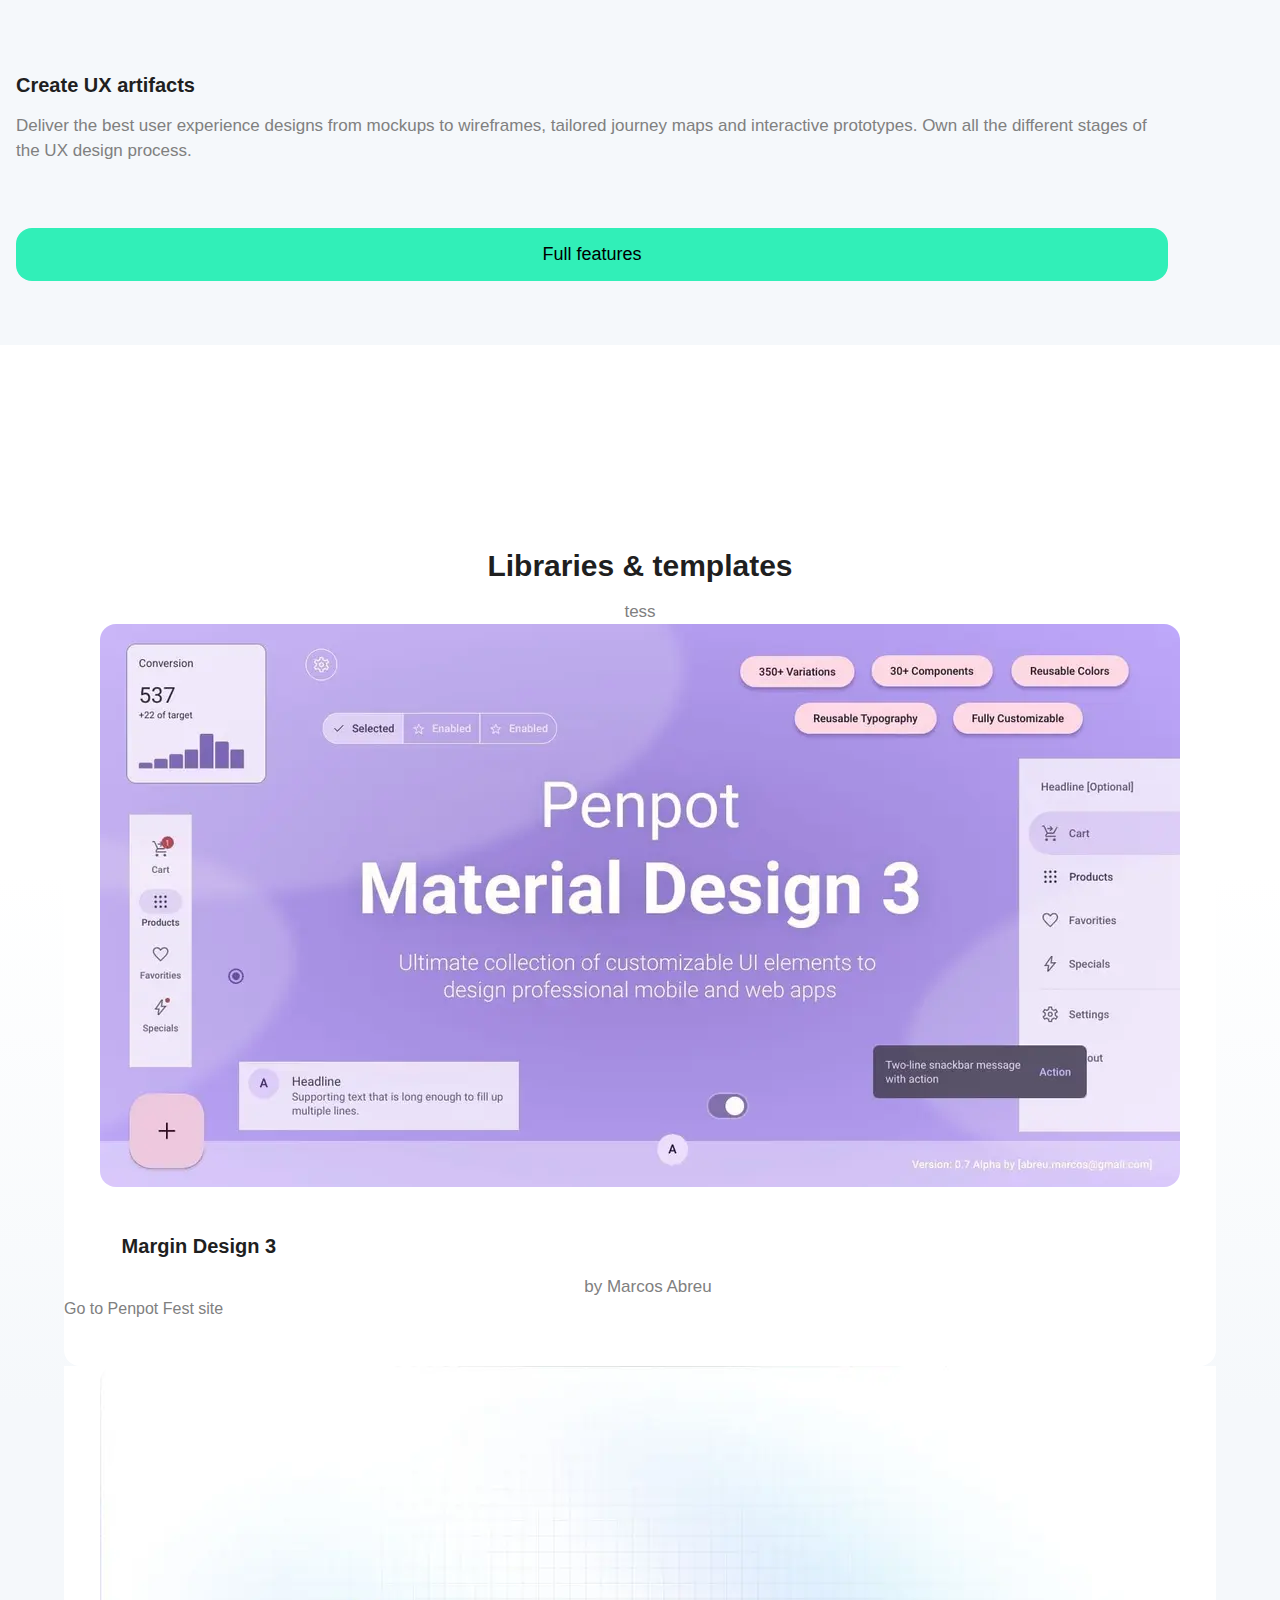
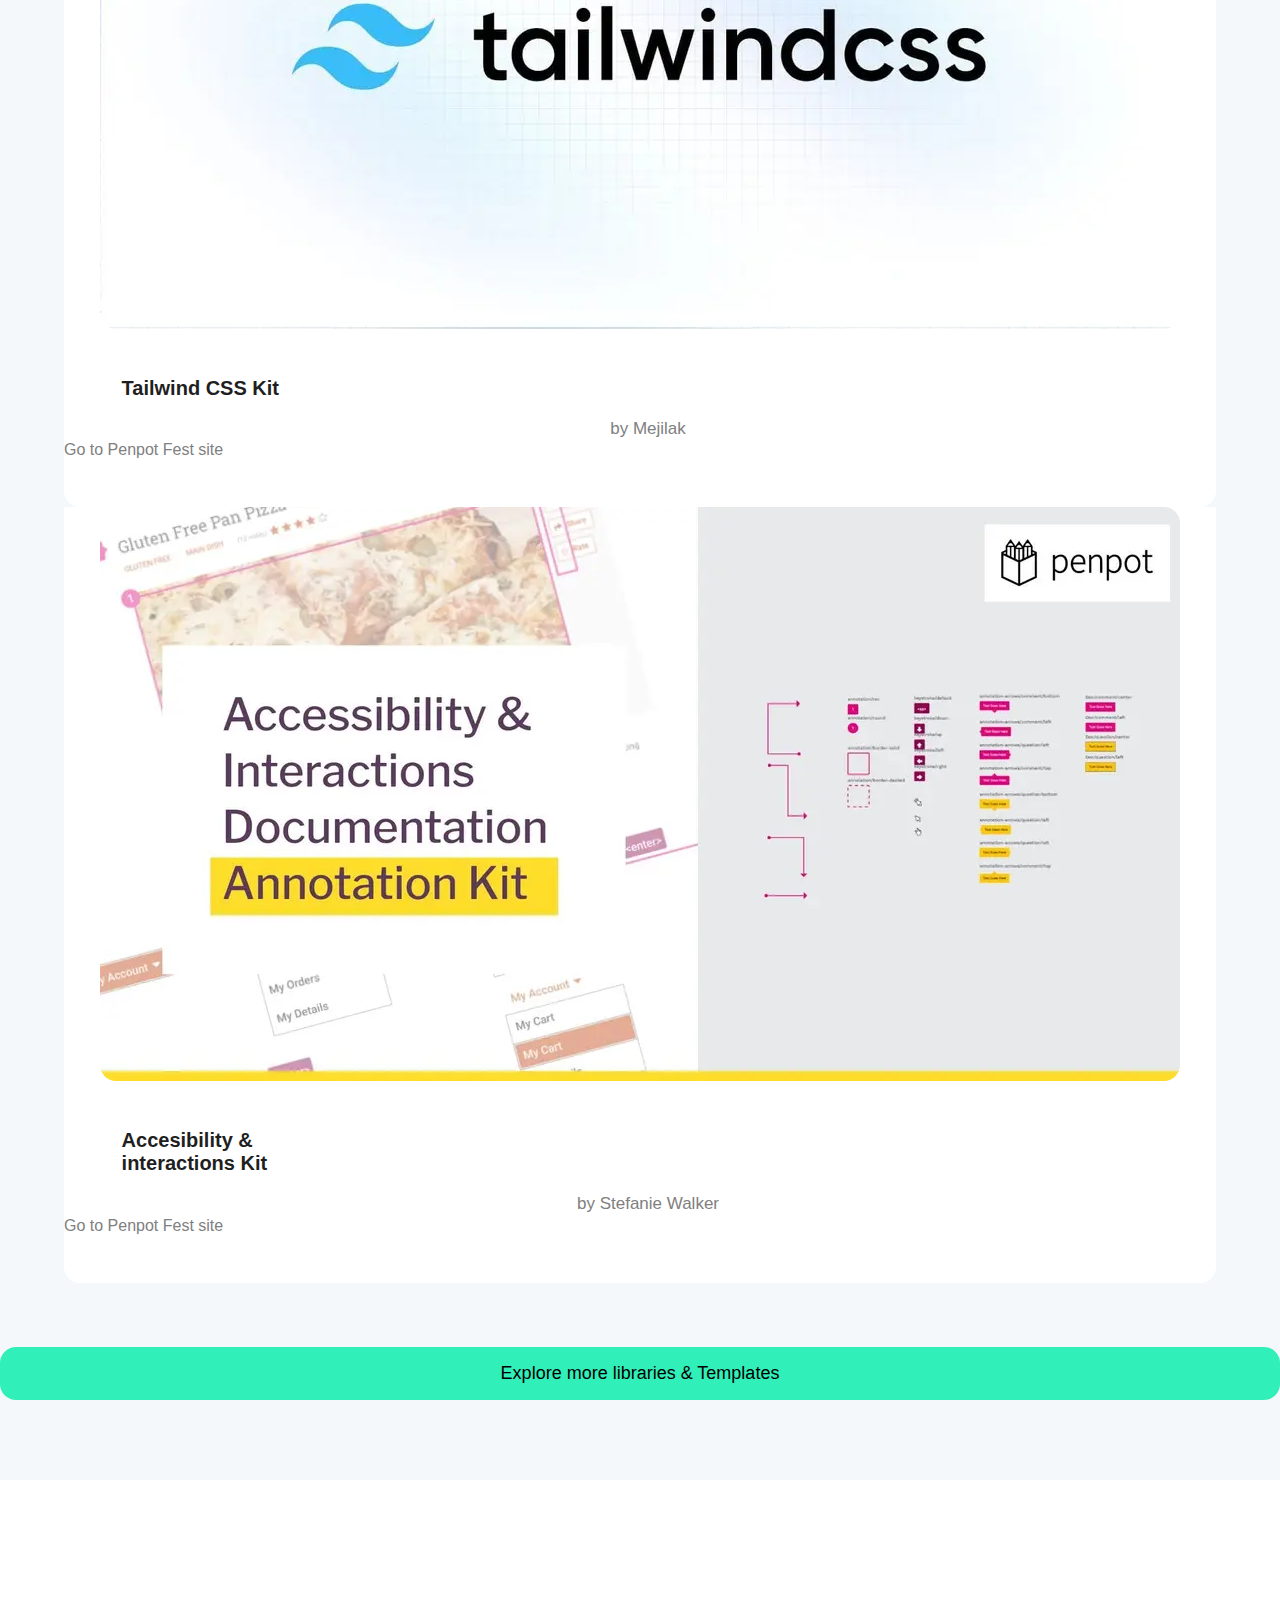
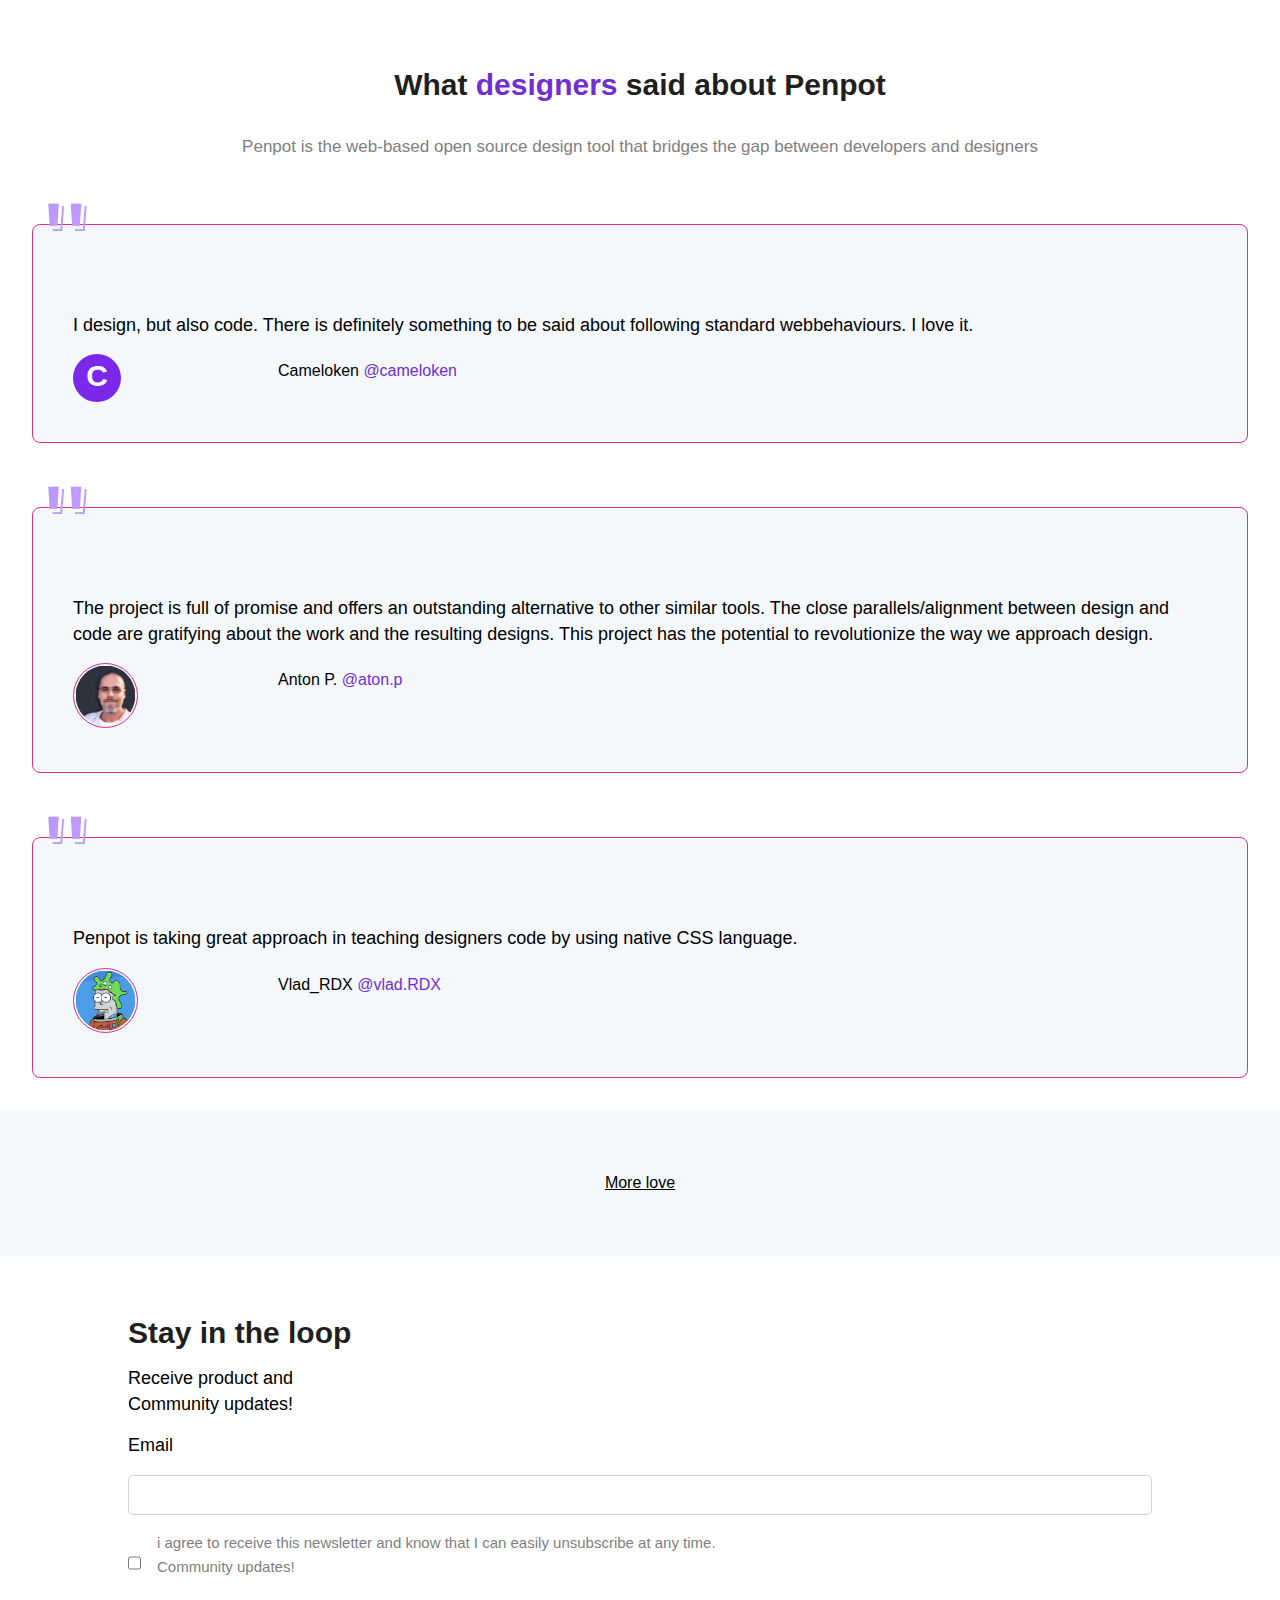
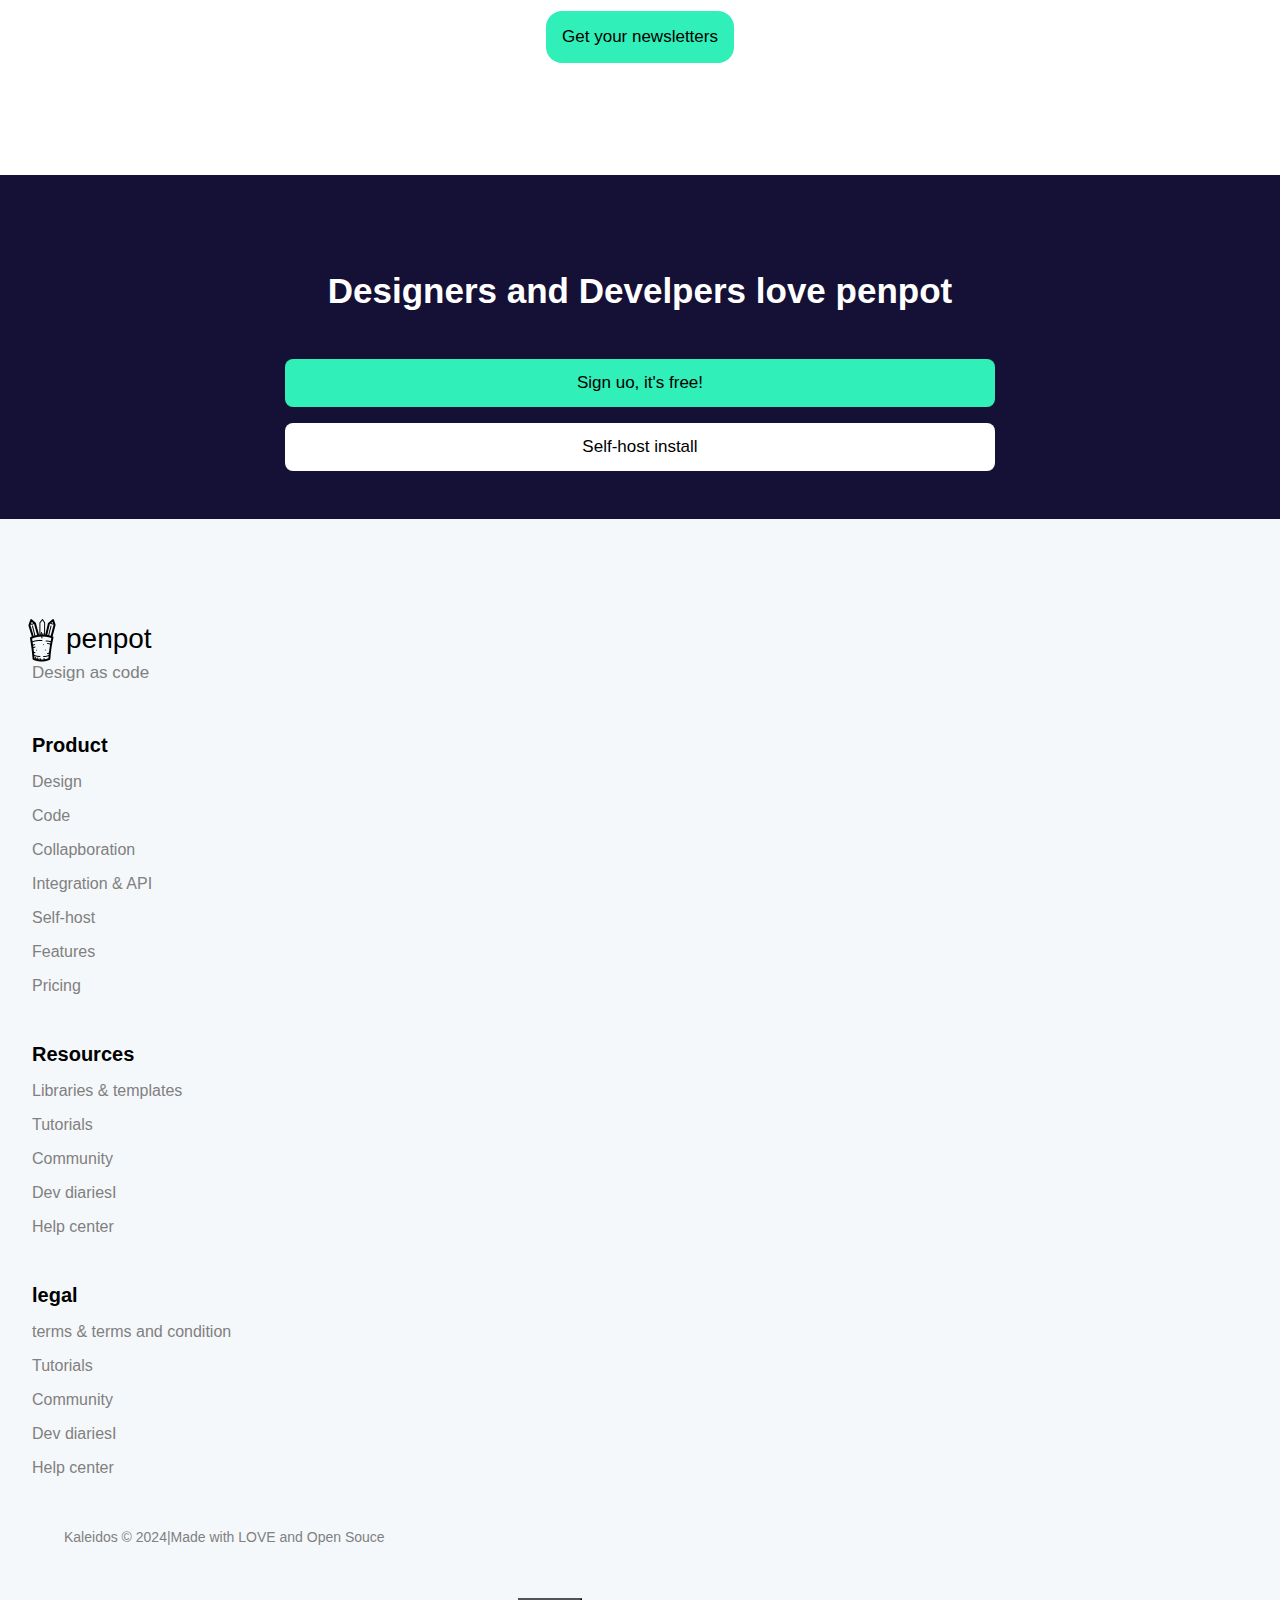
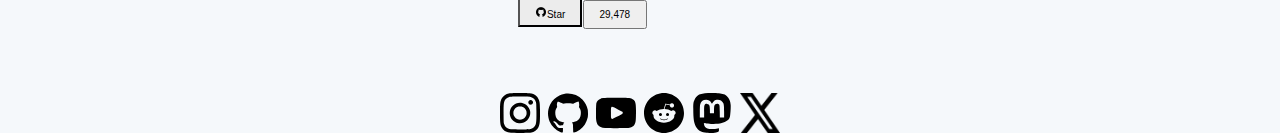
<file: Design.html>
<!DOCTYPE html>
<html lang="en">
<head>
    <meta charset="UTF-8">
    <meta name="viewport" content="width=device-width, initial-scale=1.0">
    <link rel="stylesheet" href="css/Design.css">
    <title>penpot</title>
</head>
<nav>
    <label>
       <input type="checkbox"  id="check">
       <label for="check" class="checkbtn">
          <img src="img/icons8-menu-bar-64 (1).png" alt="" width="40" class="men" >
       </label>
    
       <div class="logo">
        <img src="img/icons8-pencil-cup-50.png" alt="" ><div class="i">penpot</div>
       </div>
       <ul class="menu-items">
        <div class="span">PRODUCT</div>
      <li><a href="Design.html">Design</a></li>
      <li><a href="Personal Workouts.html">Code</a></li>
      <li><a href="">Collaboration</a></li>
      <li><a href="">Pricing</a></li>
    
        <div class="span">DEVELOPERS</div>
      <li><a href="classes.html">Self-host</a></li>
      <li><a href="Personal Workouts.html">Integration & API</a></li>
      <li><a href="">Technical Guide</a></li>
      <li><a href="">changelog</a></li>
    
        <div class="span">COMMUNITY</div>
      <li><a href="classes.html">Community Space</a></li>
      <li><a href="Personal Workouts.html">Wall of love</a></li>
      <li><a href="">Blog</a></li>
      <li><a href="">Penpot Fest</a></li>
        <div class="span">RESOURCES</div>
      <li><a href="classes.html">Libraries & templates</a></li>
      <li><a href="Personal Workouts.html">Wall of love</a></li>
      <li><a href="">Blog</a></li>
      <li><a href="">Penpot Fest</a></li>
      <div id="btn-signup">
        <button id="whites">Sign up</button>
        <button id="green">Self in</button>
    </div>
    
   </ul> 
   </nav> 
</header>
<body>
    <section class="main">
        <div class="hero-section">
            <div class="hero">Crafts beautiful designs that stay true in production </div>
        </div>
        <p>Penpot expresses designs as code. The final product
            reflects
          
        </p>
        <p>the designers; initial vision. No extra work required</p>
        <div class="btn-signup">
            <button class="green">Sign up, it's free!</button>
            <button class="white">Self-host install</button>
        </div>
    </div>
    <section class="real-time">
        <div class="real">
            <h1>Real-time collaboration for the entire design cycle</h1>
            <img src="img/icons8-play-64.png" alt="" width="150" class="play">
            <h2>Create stunning designs</h2>
            <p>
              create stunning designs and proffessional-looking user interfaces.
               From interactive components, to custom fonts, to responsive layouts - all
               you need in one design
            </p>
            <img src="img/img (13).webp" alt="" class="img">
            <h2>Revolutionary responsive designs</h2>
            <p>
              With our unique features-Flex and Grid Layout, build flexible
              designs that can adapt to all sizes.Following
              CSS standards, our layout features straemlne developers' work.
            </p>
            <div class="bt">
            <button class="collaborations-cta">See collaborations features</button></div>
            <img src="img/img (14).webp" alt="" class="img">
            <h2>No handoffs</h2>
            <p>
                Bringing code standards natively to design capabilities means no more back and forth between designers and developers.
            </p>
            <img src="img/img (15).webp" alt="" class="img">
            <h2>Enjoy real-time whiteboards</h2>
            <p>
                Bringing code standards natively to design capabilities means no more back and forth between designers and developers.
            </p>
            <img src="img/img (18).webp" alt="" class="img">
            <h2>Build interactive prototypes</h2>
            <p>
                Collaborate simultaneously with your team at any stage of the design cycle. Brainstorm ideas, test your products, organize workshops, all in an interactive multiplayer platform. 
            </p>
            <img src="img/img (17).webp" alt="" class="img">
            <h2>Scale design systems </h2>
            <p>
                With components and design tokens, scale up your designs, keep consistency and enable collaboration between designers and developers. 
            </p>
            <img src="img/img (16).webp" alt="" class="img">
        </div>

        <div class="discover">
            <div class="features">
                <h1>Discover more features </h1>
               <img src="img/browsers_534624.png" alt="" class="plays" width="100">
               <div class="classes">
                <h2>Open standards</h2>
                <p>
                    With SVG, CSS and HTML, make your designs accessible, collaborative (to all stakeholders) and future-proof. 
                </p>
                <h2>Fonts management </h2>
                <p>
                    Custom or built-in fonts, you can have them all on your team's projects.
                </p>
                <h2>Teams and projects</h2>
                <p>
                    Scale up your work across your teams and organization with unlimited teams and projects.
                </p>
                <h2>View / Presentation mode
                </h2>
                <p>
                    Present, share and play the interactions. Ideal for mimicking product behaviors and user testing.
                </p>
                <h2>Web-based multiplayer</h2>
                <p>
                    Multiple members can work simultaneously in real time over the same design.
                </p>
                <h2>Multi-language UI</h2>
                <p>
                    Choose among over 30 different languages (RTL supported) and use Penpot in your own language. 
                </p>
                <h2>Create UX artifacts</h2>
                <p>
                    Deliver the best user experience designs from mockups to wireframes, tailored journey maps and interactive prototypes. Own all the different stages of the UX design process. 
                </p>
             
        </div>
        <div class="btn">
            <div class="btn-libraries">Full features</div>
         </div>
    </section>
   
    </section>
    </section>
    </section>

    <section class="libraries">
      
        <div class="gallery">
            <h1>Libraries &  templates</h1>
            <p class="p1">tess</p>
        </div>
            <div class="card">
               <img src="img/img (19).webp" alt="" class="imgg">
               <div class="text">
                <h3> Margin Design 3</h3>
                <p class="p2">by Marcos Abreu</p>
                <a href=""> <div class="mo" id="mo">Go to Penpot Fest site</div></a>
            </div>
            </div>
            <div class="card">
               <img src="img/img (20).webp" alt="" class="imgg">
               <div class="text">
                <h3> Tailwind CSS Kit</h3>
                <p class="p2">by Mejilak</p>
                <a href=""> <div class="mo" id="mo">Go to Penpot Fest site</div></a>
            </div>
            </div>
            <div class="card">
               <img src="img/img (21).webp" alt="" class="imgg">
               <div class="text">
                <h3>Accesibility & <br> interactions Kit</h3>
                <p class="p2">by Stefanie Walker </p>
                <a href=""> <div class="mo" id="mo">Go to Penpot Fest site</div></a>
            </div>
            </div>
            <div class="btn">
           <div class="btn-libraries"> Explore more libraries & Templates</div>
        </div>
    </section>   
    
    <section class="designers-sections">
        <div class="designers-header">
        <h1>What <span>designers</span> said about Penpot</h1>
    </div>
    <p class="p3">Penpot is the web-based open source design tool that bridges the gap between developers and designers</p>
</div>
<div class="cad-containers">
    
    <div class="cards-containers">
        <img src="img/img (24).webp" alt="" class="img-quote">
        <p class="p4">I design, but also code. There is definitely something to be said about following standard webbehaviours. I love it.</p>
        <div class="contact-profile">
            <div class="contact-container">
            <div class="contact">
                <h4>C</h4>
            </div>
        </div>
            <div class="profile-name">
                Cameloken
                <span class="span1">@cameloken</span>
            </div>
        </div>
    </div>
</div>
<div class="cad-containers">
   
    
    <div class="cards-containers">
        <img src="img/img (24).webp" alt="" class="img-quote">
        <p class="p4">The project is full of promise and offers an outstanding alternative to other similar tools. The close parallels/alignment between design and code are gratifying about the work and the resulting designs. This project has the potential to revolutionize the way we approach design.  </p>
        <div class="contact-profile">
            <div class="contact-container">
            <div class="contact">
                <img src="img/img (22).webp" alt="" class="profile-image">
            </div>
        </div>
            <div class="profile-name">
                Anton P.
                <span class="span1">@aton.p</span>
            </div>
        </div>
    </div>
</div>
<div class="cad-containers">
   
    
    <div class="cards-containers">
        <img src="img/img (24).webp" alt="" class="img-quote">
        <p class="p4">Penpot is taking great approach in teaching designers code by using native CSS language.  </p>
        <div class="contact-profile">
            <div class="contact-container">
            <div class="contact">
                <img src="img/img (23).webp" alt="" class="profile-image">
            </div>
        </div>
            <div class="profile-name">
                Vlad_RDX

                <span class="span1">@vlad.RDX</span>
            </div>
        </div>
    </div>
</div>
    </section>
    <div class="link-more">
    <a href="" class="more">More love</a>
  
</div>
<section class="updates">
        
    <div class="email">
        <h1>Stay in the loop</h1>
        <p class="p4">Receive product and <br>Community updates!</p>
        <div class="input-header">
            <p class="p4">Email</p>
            
            <input type="text" class="t" value="">
            <div class="check">
                <input type="checkbox">
                <div class="p5">i agree to receive this newsletter and know that I can easily unsubscribe at any time. <br>Community updates!</div>
              
               </div>
               <div class="b">
               <input type="button" value="Get your newsletters"></div>
        </div>
     
      
    </div>
   
</div>
</section>
<section class="design-dev">
    <div class="dev">
        <div class="dev-header">
            Designers and Develpers
            love penpot
        </div>
        <div class="dev-signup">
            <button class="greens">Sign uo, it's free!</button>
            <button class="whites">Self-host install</button>
        </div>
    </div>
</section>
</section>

</body>

<footer>
    <div class="footer-nv">
        <div class="logoss">
            <img src="img/icons8-pencil-cup-50.png" alt="" ><div class="i">penpot</div>
           
           </div>
           <p class="s">Design as code </p>
           <div class="ol-header">
           <h6>Product</h6> 
            <div class="ol">
           <ol><a href="">Design</a></ol>
           <ol><a href="">Code</a></ol>
           <ol><a href="">Collapboration</a></ol>
           <ol><a href="">Integration & API</a></ol>
           <ol><a href="">Self-host</a></ol>
           <ol><a href="">Features</a></ol>
           <ol><a href="">Pricing</a></ol>
           <ol><a href=""></a></ol>
           </div>
        </div>
           <div class="ol-header">
          <h6>Resources</h6> 
            <div class="ol">
           <ol><a href="">Libraries & templates</a></ol>
           <ol><a href="">Tutorials</a></ol>
           <ol><a href="">Community</a></ol>
           <ol><a href="">Dev diariesI</a></ol>
           <ol><a href="">Help center</a></ol>
           </div>
        </div>
           <div class="ol-header">
          <h6>legal</h6>
            <div class="ol">
           <ol><a href="">terms & terms and condition</a></ol>
           <ol><a href="">Tutorials</a></ol>
           <ol><a href="">Community</a></ol>
           <ol><a href="">Dev diariesI</a></ol>
           <ol><a href="">Help center</a></ol>
           </div>
        </div>
    <div class="footer-texts">
        <div class="text">
        <p class="p6">Kaleidos   &copy 2024|Made with LOVE and Open Souce</p> 
        </div>
    <div class="git">
        <a href=""> <button class="github-btn"><img src="img/icons8-github-48.png" alt="" width="10" class="gb">Star</button></a>
        <a href=""><button class="github-num">29,478</button></a> 
     </div>   
    </div>
</footer>
</div>
<div class="footer-images">
<div class="images-link">
    <img src="img/1b8934f9cfa53b13e52db0a00755b25c.svg" alt="" width="40">
    <img src="img/3c4b9e9cff7e749d59366a7c9ca2a7e6.svg" alt="" width="40">
    <img src="img/88d86af2bfc9935afe80d614d0f25fee.svg" alt="" width="40">
    <img src="img/e58182087e6175b5c720baf64283ff0f.svg" alt="" width="40">
    <img src="img/9cd71c6186e7640f7a48f436314068b3.svg" alt="" width="40">
    <img src="img/img (25).webp" alt="" class="x" width="40">
</div>
</div>
</html>
</file>
<file: css/style.css>
*{
    padding: 0;
    margin: 0;
    box-sizing: border-box;
}

nav{
    background-color: #F5F8FB;
   position: fixed;
    width: 100%;
    top: 0;
   
    opacity: 9;
  }
  body{
    background-color: #F5F8FB;
  }
  span{
    color:#31EFB8;
  }
   

  .overlay {
    position: absolute;
    top: 0;
    bottom: 0;
    left: 0;
    right: 0;
    height: 100%;
    width: 100%;
    opacity: .2;
    transition: 0.5s ease;
    background-color: rgba(0, 0, 0, 0.6);
    display: flex;
    flex-direction: column;
    justify-content: center;
    align-items: center;
}

.designs{

}

.overlay-button {
    padding: 10px 20px;
    font-size: 1rem;
    color: white;
    background-color: #333;
    border: none;
    cursor: pointer;
    margin-top: 20px;
}

.overlay-button:hover {
    background-color: #555;
}


  .imbg{
    width: 100%;
   margin-top: 5rem;
    height:400px;
    object-fit: cover;
    opacity: 0.6rem;
  }
 .men{
 float: right;
 margin-top: 2.2rem;
 margin-right: 2rem;
 }
 
 
   .logo{
    color: black;
  margin-top: 2rem;
   margin-left: 1rem;
   font-family: "Work Sans", sans-serif;
   font-optical-sizing: auto;
   font-weight:200;
   font-style: normal;
   display: flex;
  
  }

  h1{
    font-size: px;
    color:#1F1F1F ;
    font-size: 27px;
    font-weight:800;
    font-family: "Work Sans", sans-serif;
    font-family: 'Segoe UI', Tahoma, Geneva, Verdana, sans-serif;
    font-optical-sizing: auto;
  }

  .main{
    margin-top: 7rem;
    max-width: 90%;
    margin-left: 1rem;
  }

  .i{
    font-family: "Work Sans", sans-serif;
    font-optical-sizing: auto;
    font-weight:200;
    font-size: 28px;
    font-style: normal;
    margin-top: 0.5rem;
  }
  nav ul li a{
    color:white; 
    gap: 25px;
    font-family: 'Epilogue', sans-serif;
    text-decoration: none;
    font-size: 16px;
    }
    
    #checkbtn{
        font-size: 20px;
        float: right;
        margin-top: 2rem;
        height: fit-content;
        width: fit-content;
        margin-right: 90px;
        cursor: pointer;
        display:none;
        align-self:center;
        color: white;
    }

    p{
        color:grey;
        font-family: "Work Sans", sans-serif;
        font-size: 14px;
        margin-top: 3rem;
        line-height: 1.3rem;
        font-style:normal;
        gap: 2rem;
        font-weight: 400;
    }
   
    #check{
        display:none;
    }

   .btn-signup{
    display: grid;
    margin-top: 2rem;
    gap: 1rem;
   }
   #btn-signup{
    display: grid;
    margin-top: 2rem;
    gap: 1rem;
    max-width: 50%;
    margin: auto;
    margin-left: 2rem;
   }

    .green{
        height: 3rem;
        background-color: #31EFB8;
        border: none;
        width: 100%;
        font-family: "Work Sans", sans-serif;
        font-size: 17px;
        border-radius: 0.5rem;
    }
    #green{
        height: 3rem;
        background-color: #31EFB8;
        border: none;
        width: 100%;
        font-family: "Work Sans", sans-serif;
        font-size: 17px;
        border-radius: 0.5rem;
    }
    .white{
        height: 3rem;
        background-color: white;
        border: none;
        font-family: "Work Sans", sans-serif;
        font-size: 17px;
        border-radius: .5rem;
    }
    #white{
        height: 3rem;
        background-color: white;
        border: none;
        font-family: "Work Sans", sans-serif;
        font-size: 17px;
        border-radius: .5rem;
    }
    #whites{
        height: 3rem;
        background-color: white;
        border: none;
        font-family: "Work Sans", sans-serif;
        font-size: 17px;
        border-radius: .5rem;
    }
    .git-link{
        margin-top: 2rem;
        background-color:lightgray;
        border-radius: 0.4rem;
    }
    .git-hub{
        width: 100%;
        text-align: center;
        padding: 0.7rem;
        font-family: "Work Sans", sans-serif;
        font-size: 13px;
        color: rgb(92, 91, 91);
        font-weight: 550;
    }
    .a{
        text-decoration: none;
        color: rgb(92, 91, 91);
    }

    .git{
       display: flex;
       width: 97%;
       margin: auto;
       margin-top: -02rem;
    }
    .gb{
     width: 25%;
    }

    .github-btn{
        padding: 0.34rem;
        font-size: 10px;
        width: 4rem;
        background-color:rgb(236, 236, 236);
       
    }
    .github-num{
        padding: 0.46rem;
        font-size: 10px;
        width: 4rem;
        margin-left: -0.2rem;
    }

    .flow-design {
        background-color: white;
        margin-top: 5rem;
        padding: 1rem;
        box-shadow: 11px;
        color: #90ddc7;
        box-shadow:0 0 22px ;
        padding-bottom: 4rem;
       
    }

    
    .ui-mockup{
        width: 100%;
        margin: auto;
        display: flex;
        border-radius: 0.5rem;
    }

    .text{
        text-align: center;
        min-width: 80%;
        margin: auto;
    }

    .p1{
        text-align: center;
        min-width: 80%;
        font-size:20px;
    }
    .flow{
        margin-top: 2rem;
    }
    .flowchart-container{
        margin-top: 1rem;
    }
    .flowchart-box{
        background-color: #31EFB8;
        margin-top: 4rem;
        border: 3px solid#31EFB8;
        background: none;
        padding: 2rem;
        box-shadow: 0 0 5px;
    }
    h2{
        font-size: px;
        color:#1F1F1F ;
        font-size: 27px;
        font-weight:500;
        font-family: "Work Sans", sans-serif;
        font-family: 'Segoe UI', Tahoma, Geneva, Verdana, sans-serif;
        font-optical-sizing: auto;
    }

    .designs{
        background-color: #F5F8FB;
        text-align: center;
        margin-top: rem;
    }
    .bl{
        font-size: px;
        color:#1F1F1F ;
        font-size: 23px;
        font-weight:800;
        font-family: "Work Sans", sans-serif;
        font-family: 'Segoe UI', Tahoma, Geneva, Verdana, sans-serif;
        font-optical-sizing: auto;
        
    }
    .design-header{
        padding-top: 3rem;
    }

    .img{
        width: 90%;
        margin: auto;
        display: flex;
        border-radius: 0.1rem;
        margin-top: 3rem;
    }


    .m{
        text-align: center;
        padding-top: 2rem;
        max-width: 80%;
        margin: auto;
    }

    .im{
        background-image: url("../img/img\ \(3\).webp");
        width: 100%;
        height: 50%;
        background-position: right;
        background-size: contain;
       
    }
    .pink{
        color: #EB2F96;
    }

    .accordion{
        width: 100%;
       
        display: grid;
        grid-template-columns: 1fr 1fr;
        
        margin-top: 3rem;
    }
    .accordion li{
        list-style: none;
        width: 100%;
        margin: auto;
    }
    
    .accordion li label{
        display: flex;
        align-items: center;
        font-size: 11px;
        font-weight: 600;
        margin-left: -1rem;
        cursor: pointer;
        color: grey;
        background-color: white;
        font-family: 'Segoe UI', Tahoma, Geneva, Verdana, sans-serif;
    }
    
    .label::before{
        content: "+";
        margin-right: 10px;
        font-size: 24px;
        font-weight: 600;
    }
    input[type="radio"]{
        display: none;
    }
    .accordion .content{
        color: grey;
        padding: 0 10px;
        line-height: 26px;
        max-height: 0;
        margin-left: -1rem;
        overflow: hidden; 
        /* transition: max-height 0.5s, padding 0.5s; */
    }
    
    .content{
        font-family: Raleway, sans-serif;
        font-style: normal;
        font-variant-caps: normal;
        font-variant-east-asian: normal;
        font-variant-ligatures: normal;
        font-variant-numeric: normal;
        font-size: 16px;
        background-color: rgb(255, 255, 255);
        opacity: 0.5;
        
    }
    
   
    
    .accordion {
      width: 95%;
      margin: auto;
      margin-top: 5rem;
    }
    
    .accordion-item {
        background-color:#F5F8FB;
       
        padding: 9px;
        cursor: pointer;
        border: 1px solid #ccc;
        border:none;
        color: white;
        cursor: pointer;
        content: "";
        box-shadow: -5px 0px 5px rgb(228, 228, 228);
    }
    
    .accordion-item:hover {
        background-color:white;
        box-shadow: -6px 0px #31EFB8;  

    }
    
    .image-display {
        margin-top: 20px;
        text-align: center
    }

    .accord-btn{
        font-size: 15px;
        text-align: center;
        display: flex;
    }

    .git{
        width: 100%;
    }
    
   .drop{
    visibility: hidden;
    }

   .drop:hover{
    visibility: visible;
      
    }
    .image-display img {
        max-width: 100%;
        height: auto;
        display: none;
    }
    
    #displayedImage{
        width: 90%;
        height: 100%;
        margin: auto;
        margin-top: 2rem;
    }
    
    h4{
        font-family: "Work Sans", sans-serif;
        font-size: 23px;
        width: 80%;
        margin: auto;
        margin-left: 3rem;
        font-weight: 800;
        padding-top:4rem;
    }

    .design-code{
        margin-top: 6rem;
    }
    .head-section{
        margin-top: 3rem;
    }

    .image{
        position: absolute;
        z-index: -1;
        margin-top: -6rem;
    }
    .image1{
        position: absolute;
        z-index: -1;
        margin-top: -5rem;
        margin-left: 3rem;
    }

    .design-paragraph{
      
       width: 80%;
       margin: auto;
        font-family: "Work Sans", sans-serif;
        font-size: 17px;
        line-height: 1.7rem;
        margin-top: 1rem;
        margin-left: 3rem;
    }
    .collaborations-cta{
       padding: 1rem;
       font-size: 17px;
       font-family: "Work Sans", sans-serif;
       background-color: white;
       border: none;
       margin-top: 2rem;
       border-radius: 0.5rem;
      
    }
    .cta-collab{
        align-items: center;
        justify-content: center;
        text-align: center;
    }

    .design-img1{
        width: 90%;
        margin: auto;
        margin-top: 2em;
        border-radius: 1rem;
        position: relative;
        z-index: -1;
        animation: float 3s infinite;
    }
   
   .sponsorship-brand{
    background-image: linear-gradient(white 60%, #F4F8FB);
    text-align: center;
    padding-top: 4rem;
    padding-bottom: 3rem;
   }
        

         .logos{
            margin-top: 3rem;
            width: 120px;
         }

         .mo , a {
            font-family: 'Work', sans-serif;
            font-style: none;
            text-decoration: none;
            color: rgb(72, 71, 71);
            margin-top: 2rem;
           
         }
         .mo::after{
            content: "";
            position:  absolute;
            border: 1px solid #31EFB8;
            width: 25%;
            margin-top: 1.5rem;
            margin-left: -6rem;
            height: 0;
         }
         .community{
            background-image: linear-gradient(white 06%, #F4F8FB );
            padding-top: 3rem;
            text-align: center;
         }
         .div{
            width: 0%;
            margin: auto;
         }
         .h2{
            font-size: 20px;
        
            font-weight:800;
         }

         .container{
            background-color:white;
            width: 100%;
            padding-bottom: 3rem;
            z-index: 1;
            position:absolute;
           margin-top: 14rem;
            
         }
         #link-image{
            max-width: 100%;
            border-radius: 1rem;
            margin-top: rem;
         }
         #link-images{
            max-width: 80%;
            border-radius: 1rem;
            margin-top: rem;
         }
         .head-container{
        text-align: left;
         }

         #mo{
           z-index: 1;
         }
         #mo::after{
            content: "-";
            position:  absolute;
            border: 1px solid #31EFB8;
            width: 25%;
            z-index: -1;
            margin-top: 1.5rem;
            margin-left: -7rem;
         }

         input ,[type="button"]{
            padding: 1rem;
            background-color: #31EFB8;
            border: none;
            min-width: 60%;
            margin: auto;
            font-family: "work" sans-serif;
            font-size: 20px;
            margin-top: 3rem;
            font-size: 13px;
            font-weight: 600;
            font-size: 15px;
            border-radius: 1rem;
        }
         .image-holder{
            background-color:white;
            z-index: 1;
            position: fixed;
            margin-top: -5rem;
           border-radius: 1rem;
         }

         .p4{

           line-height: 1.4rem;
           font-size: 16px;
           margin-top: 2rem;

         }

         .background{
            background-color:white;
           
            padding: 2rem;
            text-align: left;
            z-index: -1;
            border-bottom-left-radius: 1rem;
            border-bottom-right-radius: 1rem;
         }

         
         .sect{
            margin-top: 1rem;
          
         }

         .image-community{
            margin-top: 4rem;
         }

         .img-container{
            margin-top: rem;
         }.arrow{
            display: none;
         }
         .updates{
            background-color: white;
            padding-top: 4rem;
            margin-top: 3rem;
            padding-bottom: 3rem;
         }

         .p2{
            text-align: center;
         }

         .email{
            width: 80%;
            margin: auto;
         } 

         .design-dev{
            background-color:#151035;
            padding: 3rem;
            margin-top: 3rem;
            padding-bottom: 3rem;
         }
         .dev-header{
            color: white;
            font-size: 35px;
            font-weight: 680;
            text-align: center;
            margin-top: 3rem;
            font-family: Arial, Helvetica, sans-serif;
           
            justify-content: center;
            align-items: center;
            text-align: center;
         }

         #dev-btn{
            display: grid;
            margin-top: 2rem;
            gap: 1rem;
            width: 50%;
            margin: auto;
            margin-left: 2rem;
           }
           .dev-signup{
            display: grid;
            margin-top: 2rem;
            gap: 1rem;
            width: 60%;
            margin: auto;
            margin-top: 3rem;
           }
          
         
            .greens{
                height: 3rem;
                background-color: #31EFB8;
                border: none;
                width: 100%;
                font-family: "Work Sans", sans-serif;
                font-size: 17px;
                border-radius: 0.5rem;
            }
          
            .whites{
                height: 3rem;
                background-color: white;
                border: none;
                font-family: "Work Sans", sans-serif;
                font-size: 17px;
                border-radius: .5rem;
            }
         @media (min-width:375px){
           .email{
                width: 80%;
                margin: auto;

         }
        
        }


         input [value="Get your news letter"]{
            font-size: 17px;
            border-radius: 1rem;
            text-align: center;
         }
         input [type="text"]/* ,[value="t"] */,.t{
            background: none;
            background-color: none;
            border: 1px solid lightgrey;
            margin-top:1rem;
            padding: 1rem;
            border-radius: 0.3rem;
            min-width: 100%;
            height: 2.5rem;
         }

         .t{
            
         }

         h5{
            font-family:"work",sans-serif;
            font-size: 14px;
            font-size: 10;
            margin-top: 1rem;
           
         }

         .check{
          display: flex;
         
          margin-left: -8rem;
         }
         .git{
            width: 100%;
            margin-top: -1rem;
         }
         .p3{
            margin-top: 1rem;
            color: grey;
            min-width: 50%;
            font-family: "Work", sans-serif;
            font-size: 15px;
            line-height: 1.5rem;
            margin-left: -6rem;
         }
         
        footer{
            background-color: #F5F8FB;
            padding: 4rem;
            text-align: left;
            
        }
        .footer-nav{
            display: inline-flex;
            text-align: left;
        }
        .logoss{
            color: black;
           
            margin-top: 2rem;
             margin-left: 1rem;
             font-family: "Work Sans", sans-serif;
             font-optical-sizing: auto;
             font-weight:200;
             font-style: normal;
             display: flex;
         
             margin-left: -3rem;
           
        }
        .s{
            
            margin-left: -2rem;
            margin-top: -0.3rem;
        }
        .checkbox-container {
            display: flex;
            align-items: center;
        }
        
        .checkbox-container input[type="checkbox"] {
            margin-right: 10px;
        }
    @keyframes float {
        0%, 100% {
            transform: translateY(0);
        }
        50% {
            transform: translateY(-20px); /* Adjust the distance as needed */
        }
    }

    .ol-header{
       text-align: left;
        margin-left: -2rem;
        margin-top: 3rem;
    }
    h6{
        font-size: 20px;
        font-weight: 800;
        font-family: "Work", sans-serif;
    }
    ol,a{
        margin-top: 1rem;
    }
@media (max-width:900px){
    .checkbtn{
        display: block;
       
    }
ul{

    
/*  position:absolute;
 width: 100%;
 height: 100vh;
 background:black;
 
 text-align: right;

 transition:  all 0.5s; */
}

ul{
    position:fixed;
    height: 100vh;
    background-color: rgb(46, 45, 45);
    left: 100%;
    right: -50%;
    top: 0;
    border:1px solid #1F1F1F;
    margin-left: 4rem;
    font-family:'Segoe UI', Tahoma, Geneva, Verdana, sans-serif;
     text-align:start;
     background-color:#F4F8FB;
     font-family: 'Epilogue', sans-serif;
     transition: all 0.5s ;
     
    }

    .menu-items{
        overflow: scroll;
  scroll-snap-align: y mandatory;
  scroll-snap-type: mandatory;
        
    }
    .menu-items::-webkit-scrollbar{
        display: none;
    }

ul:hover{
    
   transform: translateX(100%);
}
.span{
    margin-top: 3rem;
    font-size: 12px;
    color: grey;
    font-weight: 700;
    margin-left: 3rem;
}


nav ul li a{
    display:block;
    margin: 35px 0px;
    line-height: 1px;
    font-size: 15px;
    color: rgb(0, 0, 0);
    font-weight: 500;
    font-family: Arial, Helvetica, sans-serif;
    list-style:none;
    margin-top: 1.3rem;
    margin-left: 3rem;
}

li{
    list-style: none;
}

.btn{
    width: 100%;
    display: flex;
}
ul li a{
    font-size:16px;
    
}


#check:checked ~ ul{
    left: 0;
}
}
</file>
<file: css/Design.css>
*{
    padding: 0;
    margin: 0;
    box-sizing: border-box;
}

nav{
    background-color: #F5F8FB;
   position: fixed;
    width: 100%;
    top: 0;
    opacity: 9;
  }
  body{
    background-color: #F5F8FB;
  }
  span{
    color:#31EFB8;
  }
   


.overlay-button {
    padding: 10px 20px;
    font-size: 1rem;
    color: white;
    background-color: #333;
    border: none;
    cursor: pointer;
    margin-top: 20px;
}
  .imbg{
    width: 100%;
   margin-top: 5rem;
    height:400px;
    object-fit: cover;
    opacity: 0.6rem;
  }
 .men{
  display: flex;
  float: right;
  margin-top: 2.4rem;
  margin-right: 2rem;
 }
 
 
   .logo{
    color: black;
  margin-top: 2rem;
   margin-left: 1rem;
   font-family: "Work Sans", sans-serif;
   font-optical-sizing: auto;
   font-weight:200;
   font-style: normal;
   display: flex;
  
  }

  h1{
    font-size: px;
    color:#1F1F1F ;
    font-size: 30px;
    font-weight:800;
  
    margin-top: 8rem;
    font-family: "Work Sans", sans-serif;
    font-family: 'Segoe UI', Tahoma, Geneva, Verdana, sans-serif;
    font-optical-sizing: auto;
  }

  .hero-section{
    padding-top: 2rem;
  }

  h2{
    font-size: px;
    color:#1F1F1F ;
    font-size: 20px;
    font-weight:800;
  
    margin-top: 7rem;
    font-family: "Work Sans", sans-serif;
  }

  .hero{
    font-size: 35px;
    color:#1F1F1F ;
    font-size: 35px;
    line-height: 3rem;
    font-weight:800;
    font-family: "Work Sans", sans-serif;
    font-family: 'Segoe UI', Tahoma, Geneva, Verdana, sans-serif;
    font-optical-sizing: auto;
  } 

  .play{
    position: absolute;
    margin-top: -9rem;
    z-index: -1;
  }
  .plays{
    position: absolute;
    margin-top: -6rem;
    z-index: -1;
  }

  p{
    display: block;
    font-size: 17px;
    color: gray;
    font-family: "Work", sans-serif;
    margin-top: 1rem;
    line-height: 1.6rem;
  }


  .main{
    margin-top: 7rem;
    max-width: 90%;
    margin-left: 1rem;
  }

  .p{
    margin-top: 8rem;
  }

  .i{
    font-family: "Work Sans", sans-serif;
    font-optical-sizing: auto;
    font-weight:200;
    font-size: 28px;
    font-style: normal;
    margin-top: 0.5rem;
  }

  
  nav ul li a{
    color:white; 
    gap: 25px;
    font-family: 'Epilogue', sans-serif;
    text-decoration: none;
    font-size: 16px;
    }
    
    #checkbtn{
        font-size: 20px;
        float: right;
        margin-top: 2rem;
        height: fit-content;
        width: fit-content;
        margin-right: 90px;
        cursor: pointer;
        display:none;
        align-self:center;
        color: white;
    }

   
   
    #check{
        display:none;
    }

   .btn-signup{
    display: grid;
    margin-top: 2rem;
    gap: 1rem;
   }
   #btn-signup{
    display: grid;
    margin-top: 2rem;
    gap: 1rem;
    max-width: 50%;
    margin: auto;
    margin-left: 2rem;
   }

    .green{
        height: 3rem;
        background-color: #31EFB8;
        border: none;
        width: 100%;
        font-family: "Work Sans", sans-serif;
        font-size: 17px;
        border-radius: 0.5rem;
    }
    #green{
        height: 3rem;
        background-color: #31EFB8;
        border: none;
        width: 100%;
        font-family: "Work Sans", sans-serif;
        font-size: 17px;
        border-radius: 0.5rem;
    }
    .white{
        height: 3rem;
        background-color: white;
        border: none;
        font-family: "Work Sans", sans-serif;
        font-size: 17px;
        border-radius: .5rem;
    }
    #white{
        height: 3rem;
        background-color: white;
        border: none;
        font-family: "Work Sans", sans-serif;
        font-size: 17px;
        border-radius: .5rem;
    }
    #whites{
        height: 3rem;
        background-color: white;
        border: none;
        font-family: "Work Sans", sans-serif;
        font-size: 17px;
        border-radius: .5rem;
    }
    .git-link{
        margin-top: 2rem;
        background-color:lightgray;
        border-radius: 0.4rem;
    }
    .git-hub{
        width: 100%;
        text-align: center;
        padding: 0.7rem;
        font-family: "Work Sans", sans-serif;
        font-size: 13px;
        color: rgb(92, 91, 91);
        font-weight: 550;
    }
    .a{
        text-decoration: none;
        color: rgb(92, 91, 91);
    }

    .git{
        width: 90%;
        padding-top: 6rem;
    }
    .gb{
     width: 25%;
     
    }

    .github-btn{
        padding: 0.34rem;
        font-size: 10px;
        width: 4rem;
        background-color:rgb(236, 236, 236);
       
    }
    .github-num{
        padding: 0.46rem;
        font-size: 10px;
        width: 4rem;
        margin-left: -0.2rem;
    }

    .img{
        width: 90%;
        margin: auto;
        display: flex;
        margin-top: 1.5rem;
    }
  .collaborations-cta{
           padding: 1rem; 
           font-size: 16px;
           font-family: "Work" sans-serif;
            background-color: white;
            border: none;
            border-radius: 1rem;

    }

    .btn-features{
        max-width: 900%;
        width: 400px;
    }
    .bt{
        width: 90%;
        display: flex;
        margin: auto;
        margin-top: 4rem;
    }
#button{
        align-items: center;
        justify-content: center;
        text-align: center;
        width: 90%;
        padding: 1rem;
        font-size: 16px;
        background-color: white;
        border: none;
        border-radius: 1rem;
        font-family: "Work",sans-serif;
        margin-top: 2rem;
    }

    .libraries{
     background-image:linear-gradient(white 20%, #F5F8FB 40%);
        align-items: center;
        margin-top: 4rem;
        padding-top: 1rem;
    }
    .imgg{
      max-width: 100%;
      margin: auto;
        display: grid;
        place-items: center;
        border-radius: 1rem;
    }

    .gallery{
        text-align: center;
    }

    .card{
        max-width: 90%;
        margin: auto;
        background-color: white;
       padding-bottom: 3rem;
       border-bottom-left-radius: 1rem;
       border-bottom-right-radius: 1rem;
    }

    h2{
        font-size: px;
        color:#1F1F1F ;
        font-size: 20px;
        font-weight:800;
      
        margin-top: 7rem;
        font-family: "Work Sans", sans-serif;
      }
      h3{
        font-size: px;
        color:#1F1F1F ;
        font-size: 20px;
        font-weight:800;
        width: 90%;
        margin: auto;
        margin-top: 2rem;
        font-family: "Work Sans", sans-serif;
      }

      .p2{
        margin-left: 1rem;
      }
      

      .btn-libraries {
        background-color: #31EFB8;
        min-width: 90%;
        margin:auto;
        text-align: center;
        padding: 1rem;
        border-radius: 1rem;
        font-family: "Work",sans-serif;
        font-size: 18px;
        margin-top: 4rem;
      }
      .designers-header{
        text-align: center;
        justify-content: center;
        align-items: center;
      }
      .designers-sections{
        background-color: white;
        padding-top: 0.002rem;
        margin-top: 5rem;
      }
      span{
        color: #722ED1;
      }
      .p3{
        text-align: center;
        margin: 2rem;
      }
      .cad-containers{
       
       padding: 2rem;
      }
      .cards-containers{
        background-color:#F4F8FB;
        border: 1px solid #df2f90;
        border-radius: 0.5rem;
        padding: 2.5rem;
      }
      .p4{
        font-size: 18px;
color: black;
      }
      .img-quote{
       
       
       margin-left: -2rem;
       margin-top: -5.5rem;
       
      }
      .quote{
        z-index: -1;

      }
      h4{
        background-color:#7a29ea;
        text-align: center;
        font-size: 30px;
        height: 3rem;
        width: 3rem;
        border-radius: 12rem;
        padding-top: 0.3rem;
        color: white;
        font-family:"Work",sans-serif;
      }
      .contact-profile{
            display: grid;
            grid-template-columns: 1fr 2fr;
            font-size: 16px;
            margin-top: 1rem;
          
            max-width: 50%;
            white-space: no wrap;
      }
      .profile-name{
        margin-left: 1rem;
        margin-top: .5rem;
        font-family:"Work",sans-serif;
      }
      .profile-image{
       border-radius: 50%;
       width: 65px;
       border: 1px solid #cd3087;
       padding: 0.1rem;
      }

      .more ,.link-more{
      text-align: center;
      margin-top: 4rem;
      font-family: "Work",sans-serif;
      text-decoration: underline;
      color: black;
      }
      .email{
        width: 80%;
        margin: auto;

 }




 input [value="Get your news letter"]{
    font-size: 17px;
    border-radius: 1rem;
    text-align: center;
    background-color: #31EFB8;
 }
 input [type="text"]/* ,[value="t"] */,.t{
    background: none;
    background-color: none;
    border: 1px solid lightgrey;
    margin-top:1rem;
    padding: 1rem;
    border-radius: 0.3rem;
    min-width: 100%;
    height: 2.5rem;
 }

 
 .updates{
    background-color: white;
    margin-top: -4rem;
    padding-bottom: 7rem;
 }

 .p2{
    text-align: center;
 }

 .email{
    width: 80%;
    margin: auto;
 } 

 .check{
    display: flex;
   
    margin-left: rem;
   }
   .git{
      width: 100%;
      margin-top: -1rem;
   }
   .p5{
      margin-top: 1rem;
      color: grey;
      min-width: 50%;
      font-family: "Work", sans-serif;
      font-size: 15px;
      line-height: 1.5rem;
      margin-left: 1rem;
   }
   h1{
    padding-top: 2em;
   }
   input ,[type="button"],[value="Get your news letter"]{
    font-size: 17px;
    border-radius: 1rem;
    text-align: center;
    padding: 1rem;
    border: none;
    background-color: #31EFB8;
    margin-top: 2rem;
   
 }
 .b{
   
    width: 100%;
    margin: auto;
    display: grid;
    place-items: center;
 }

 footer{
    background-color: #F5F8FB;
    padding: 4rem;
    text-align: left;
    
}
.footer-nav{
    display: inline-flex;
    text-align: left;
}

.footer-texts{
    align-items: center;
    justify-content: center;
    text-align: center;
   
}
.p6{
    width: 100%;
    padding: 0;
    font-size: 14px;
    display: flex;
    max-width: 100vw;
}

.git{
    margin-top: -3rem;
}

.text{
    color: grey;
    font-family: "Work",sans-serif;
    width: 100%;
    margin-top: 3rem;
   
    min-width: 100%;
}

.logoss{
    color: black;
   
    margin-top: 2rem;
     margin-left: 1rem;
     font-family: "Work Sans", sans-serif;
     font-optical-sizing: auto;
     font-weight:200;
     font-style: normal;
     display: flex;
 
     margin-left: -3rem;
   
}
.s{
    
    margin-left: -2rem;
    margin-top: -0.3rem;
}
.checkbox-container {
    display: flex;
    align-items: center;
}

.checkbox-container input[type="checkbox"] {
    margin-right: 10px;
}
.design-dev{
    background-color:#151035;
    padding: 3rem;
 
    padding-bottom: 3rem;
 }
 .dev-header{
    color: white;
    font-size: 35px;
    font-weight: 680;
    text-align: center;
    margin-top: 3rem;
    font-family: Arial, Helvetica, sans-serif;
   
    justify-content: center;
    align-items: center;
    text-align: center;
 }
 .dev-signup{
    display: grid;
    margin-top: 2rem;
    gap: 1rem;
    width: 60%;
    margin: auto;
    margin-top: 3rem;
   }
  
 
    .greens{
        height: 3rem;
        background-color: #31EFB8;
        border: none;
        width: 100%;
        font-family: "Work Sans", sans-serif;
        font-size: 17px;
        border-radius: 0.5rem;
    }
  
    .whites{
        height: 3rem;
        background-color: white;
        border: none;
        font-family: "Work Sans", sans-serif;
        font-size: 17px;
        border-radius: .5rem;
    }
@keyframes float {
0%, 100% {
    transform: translateY(0);
}
50% {
    transform: translateY(-20px); /* Adjust the distance as needed */
}
}

.ol-header{
text-align: left;
margin-left: -2rem;
margin-top: 3rem;
}
h6{
font-size: 20px;
font-weight: 800;
font-family: "Work", sans-serif;
}
ol,a{
margin-top: 1rem;
text-decoration: none;
font-size: 16px;
font-family: "Work",sans-serif;
color: grey;
}

.git{
    width: 90%;
    padding-top: 6rem;
}

.footer-images{
    display: flex;
    width: 100%;
    display: grid;
    place-items: center;
   
}

.images-link{
 display: flex;
 gap: .5em;
}

.x{
    
}

    @media (max-width:900px){
        .checkbtn{
            display: block;
        }        
    
    ul{
        position:fixed;
        height: 100vh;
        background-color: rgb(46, 45, 45);
        left: 100%;
        right: -50%;
        top: 0;
        border:1px solid #1F1F1F;
        margin-left: 4rem;
        font-family:'Segoe UI', Tahoma, Geneva, Verdana, sans-serif;
         text-align:start;
         background-color:#F4F8FB;
         font-family: 'Epilogue', sans-serif;
         transition: all 0.5s ;
         
        }
    
        .menu-items{
            overflow: scroll;
      scroll-snap-align: y mandatory;
      scroll-snap-type: mandatory;
            
        }
        .menu-items::-webkit-scrollbar{
            display: none;
        }
    
    ul:hover{
        
       transform: translateX(100%);
    }
    .span{
        margin-top: 3rem;
        font-size: 12px;
        color: grey;
        font-weight: 700;
        margin-left: 3rem;
    }
    
    
    nav ul li a{
        display:block;
        margin: 35px 0px;
        line-height: 1px;
        font-size: 15px;
        color: rgb(0, 0, 0);
        font-weight: 500;
        font-family: Arial, Helvetica, sans-serif;
        list-style:none;
        margin-left: 3rem;
    }
    
    li{
        list-style: none;
    }
    
    .btn{
        width: 100%;
        display: flex;
    }
    ul li a{
        font-size:16px;
        
    }
    
    
    #check:checked ~ ul{
        left: 0;
    }
    }
</file>
